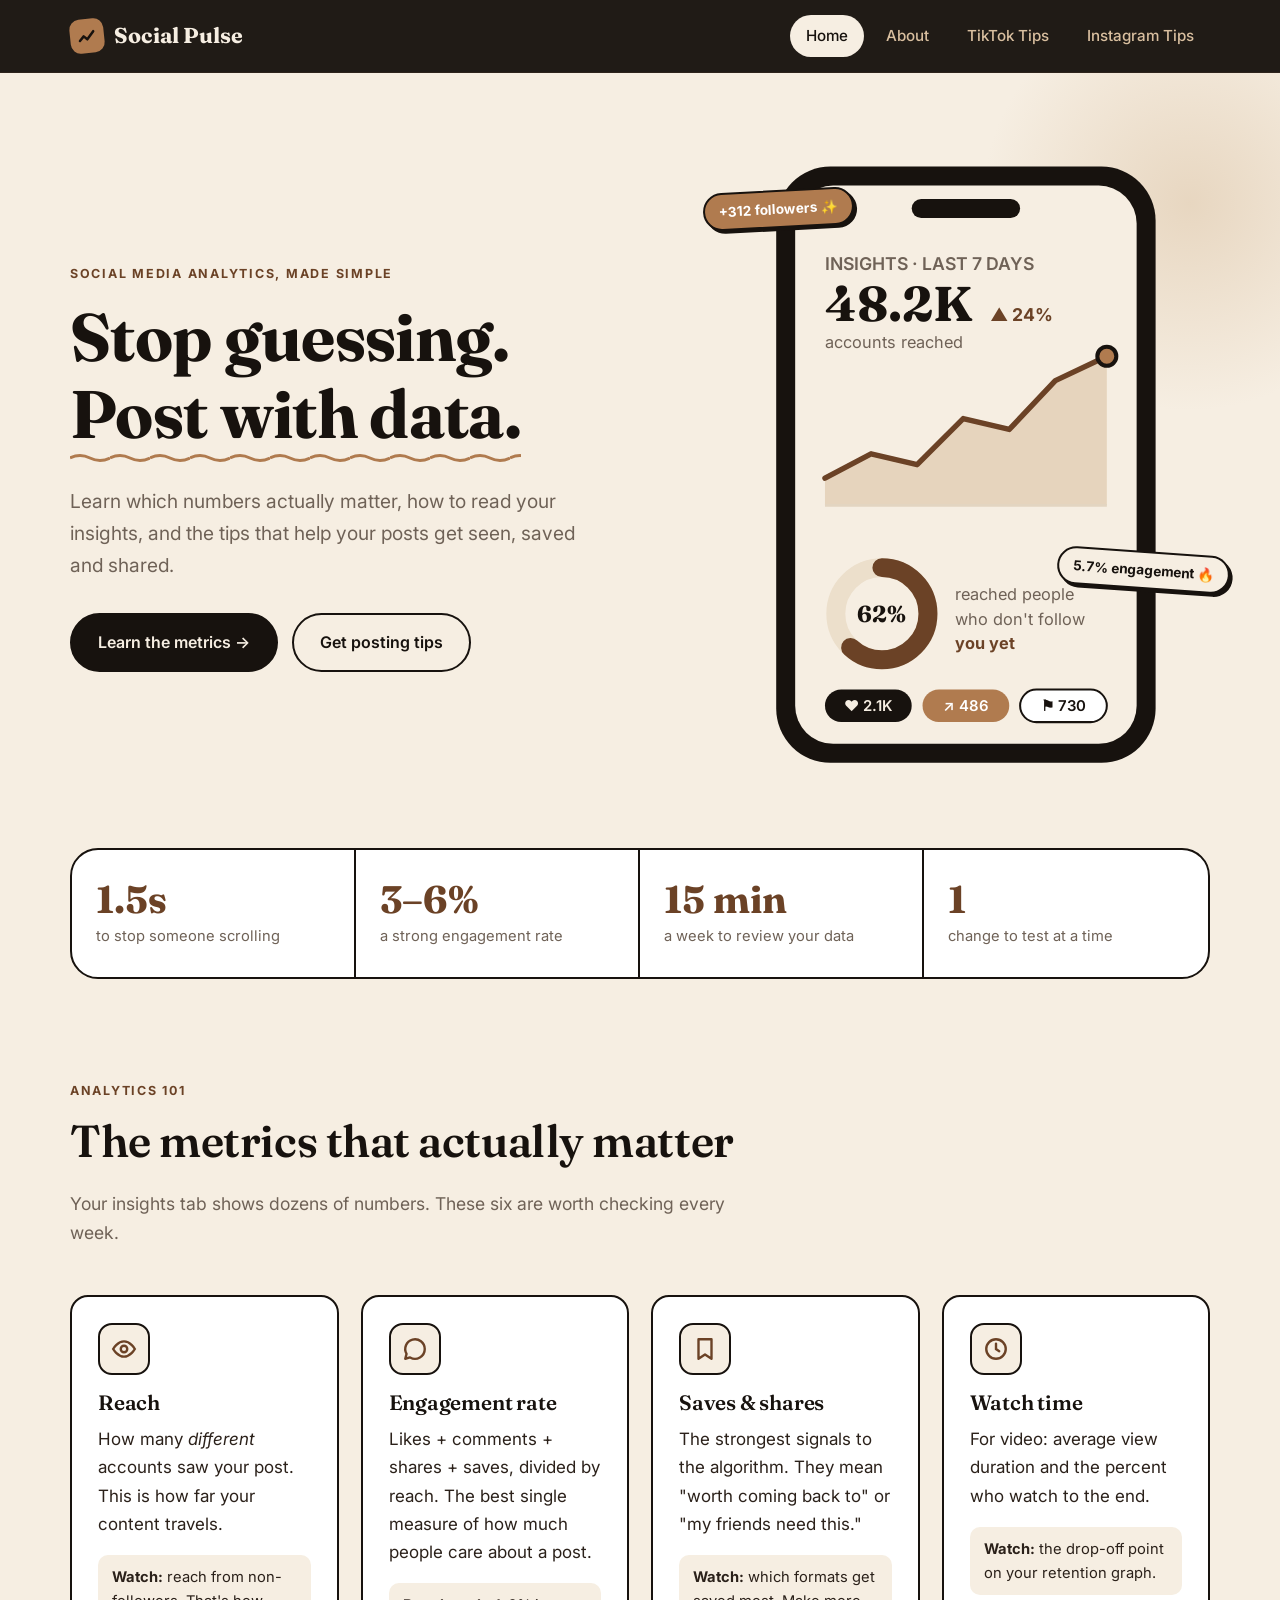
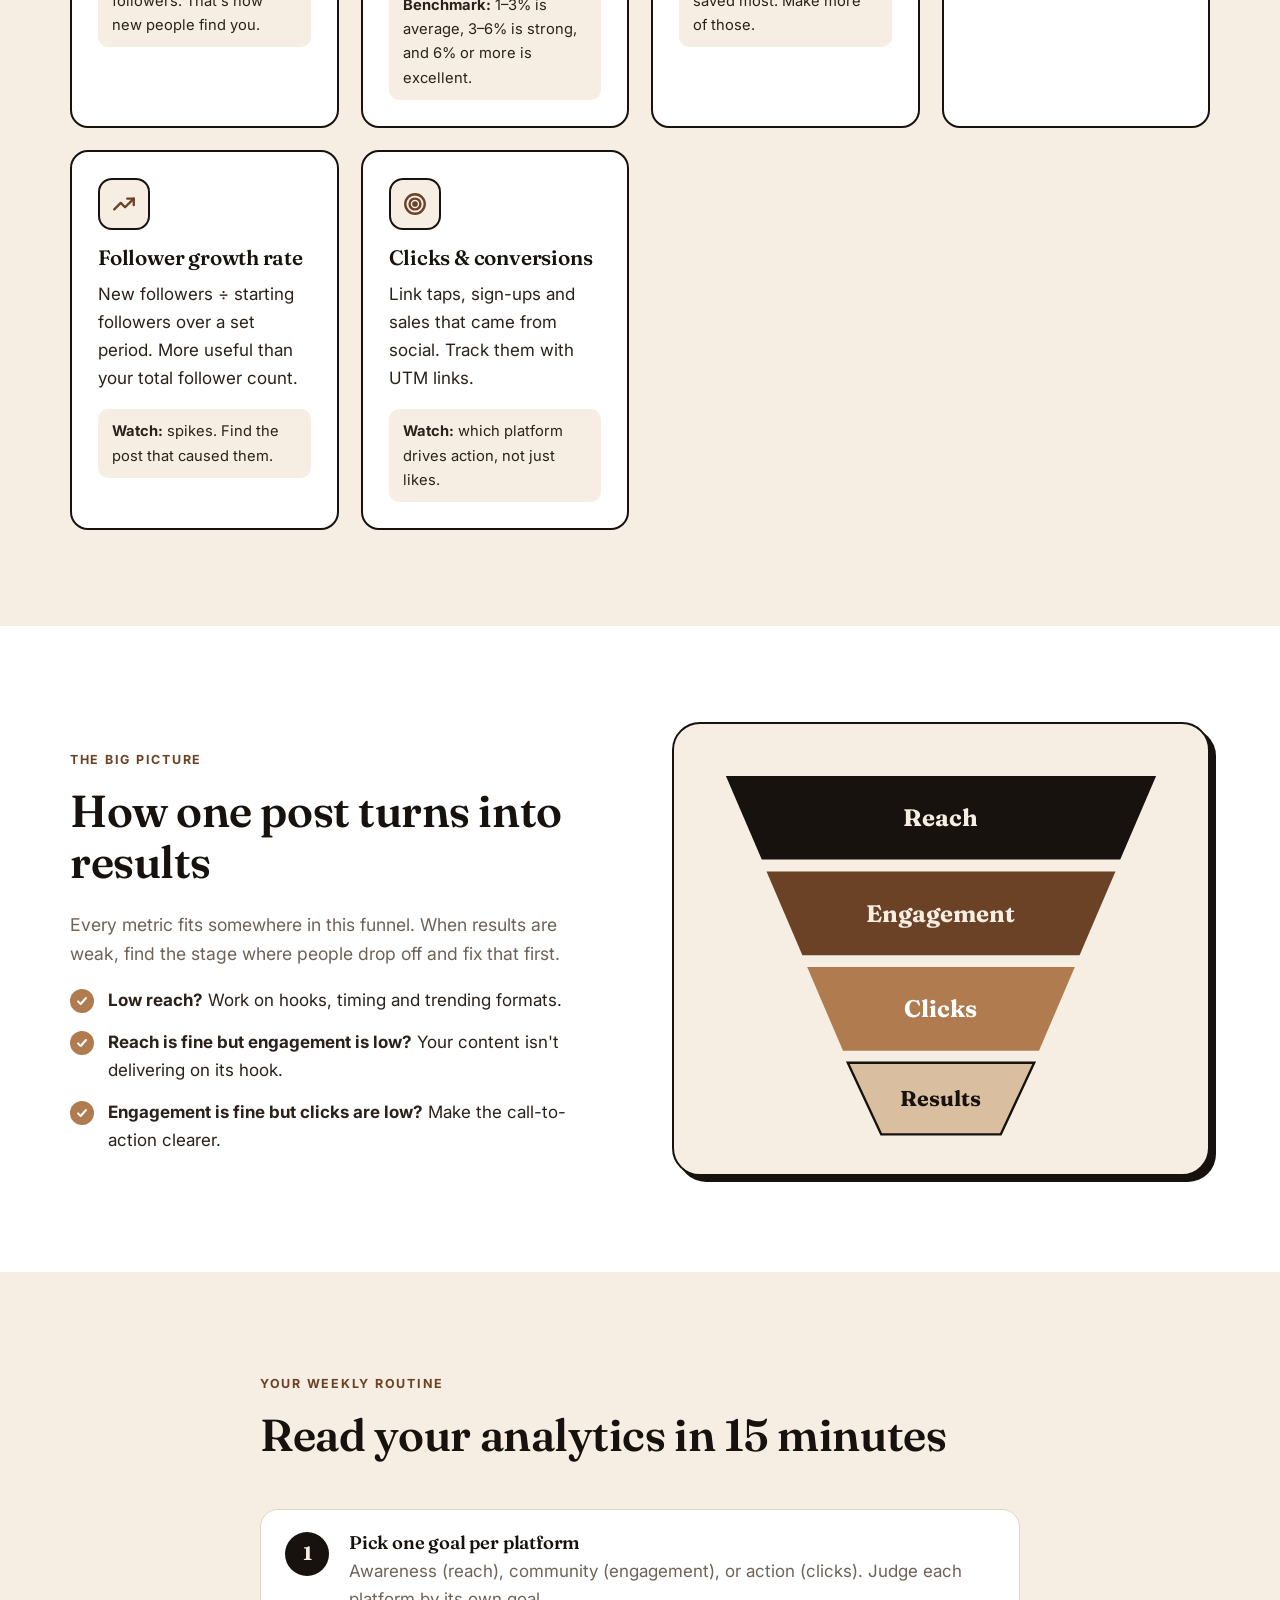
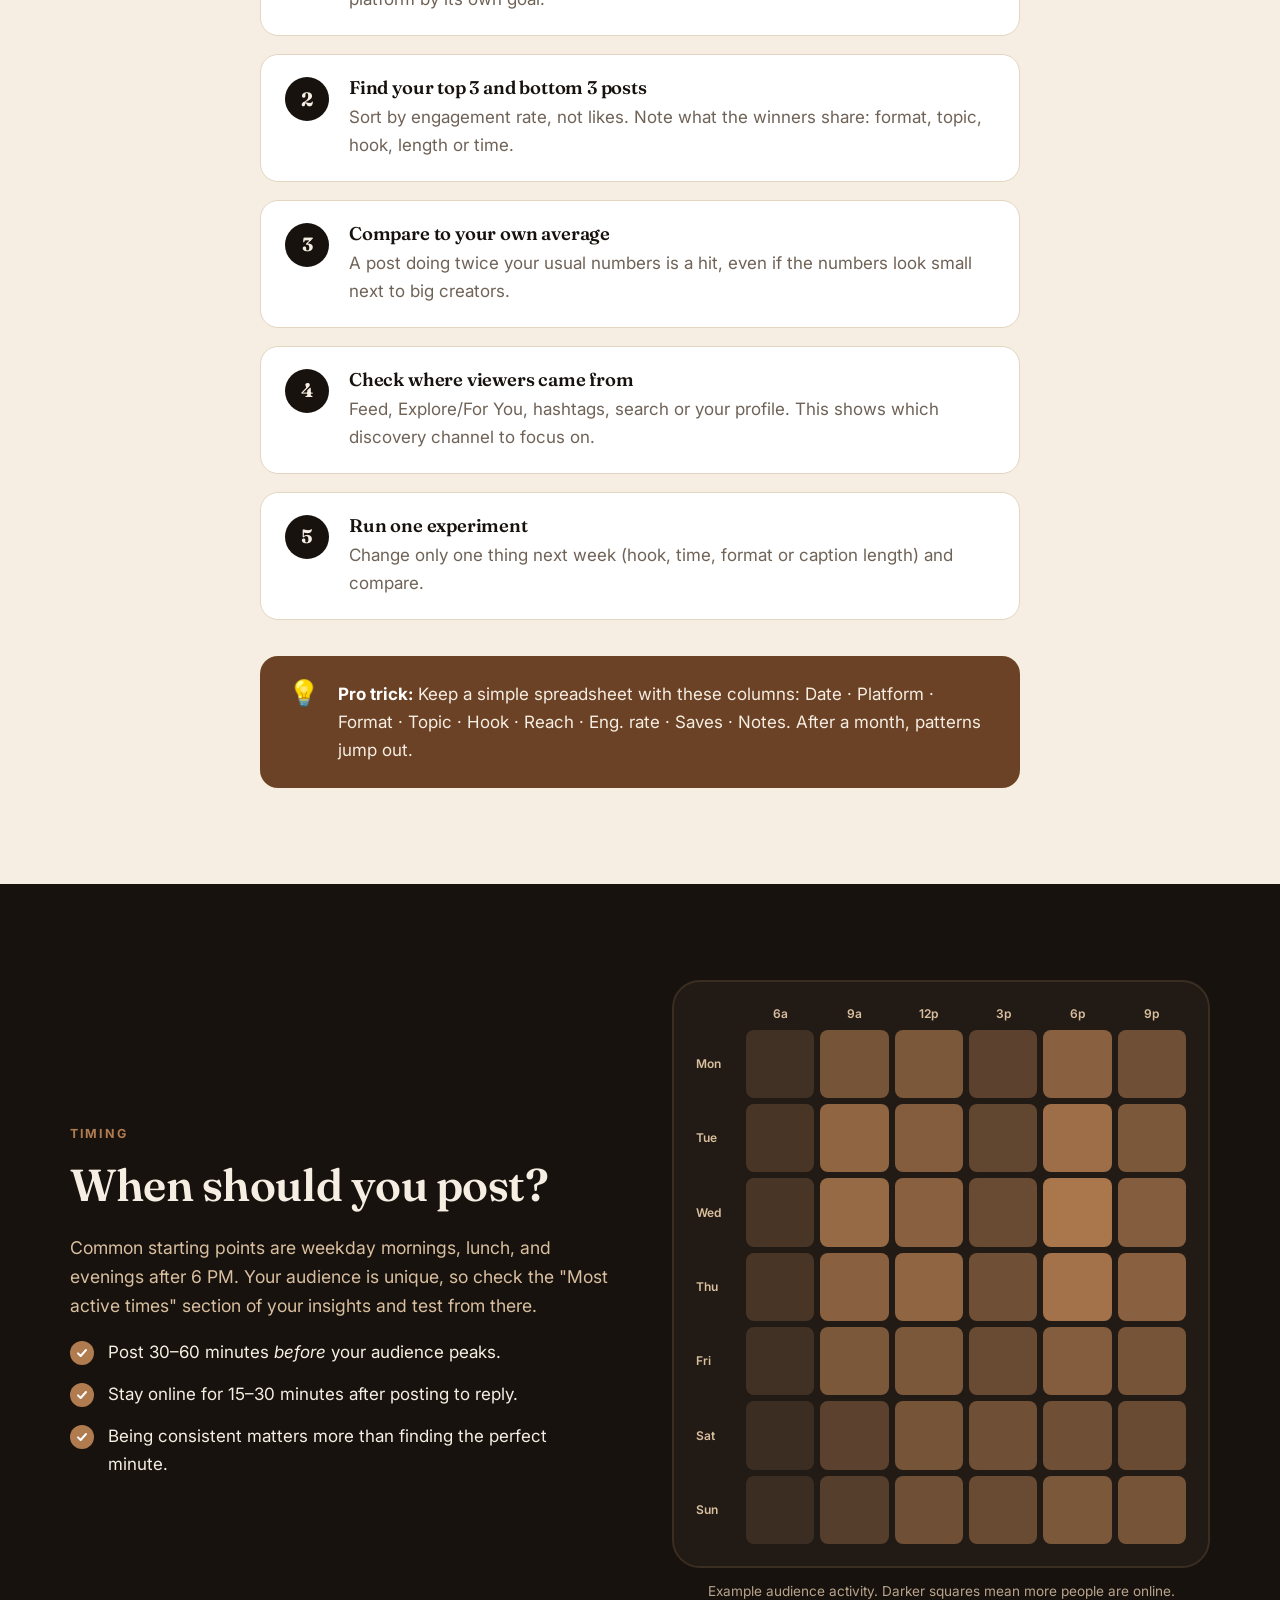
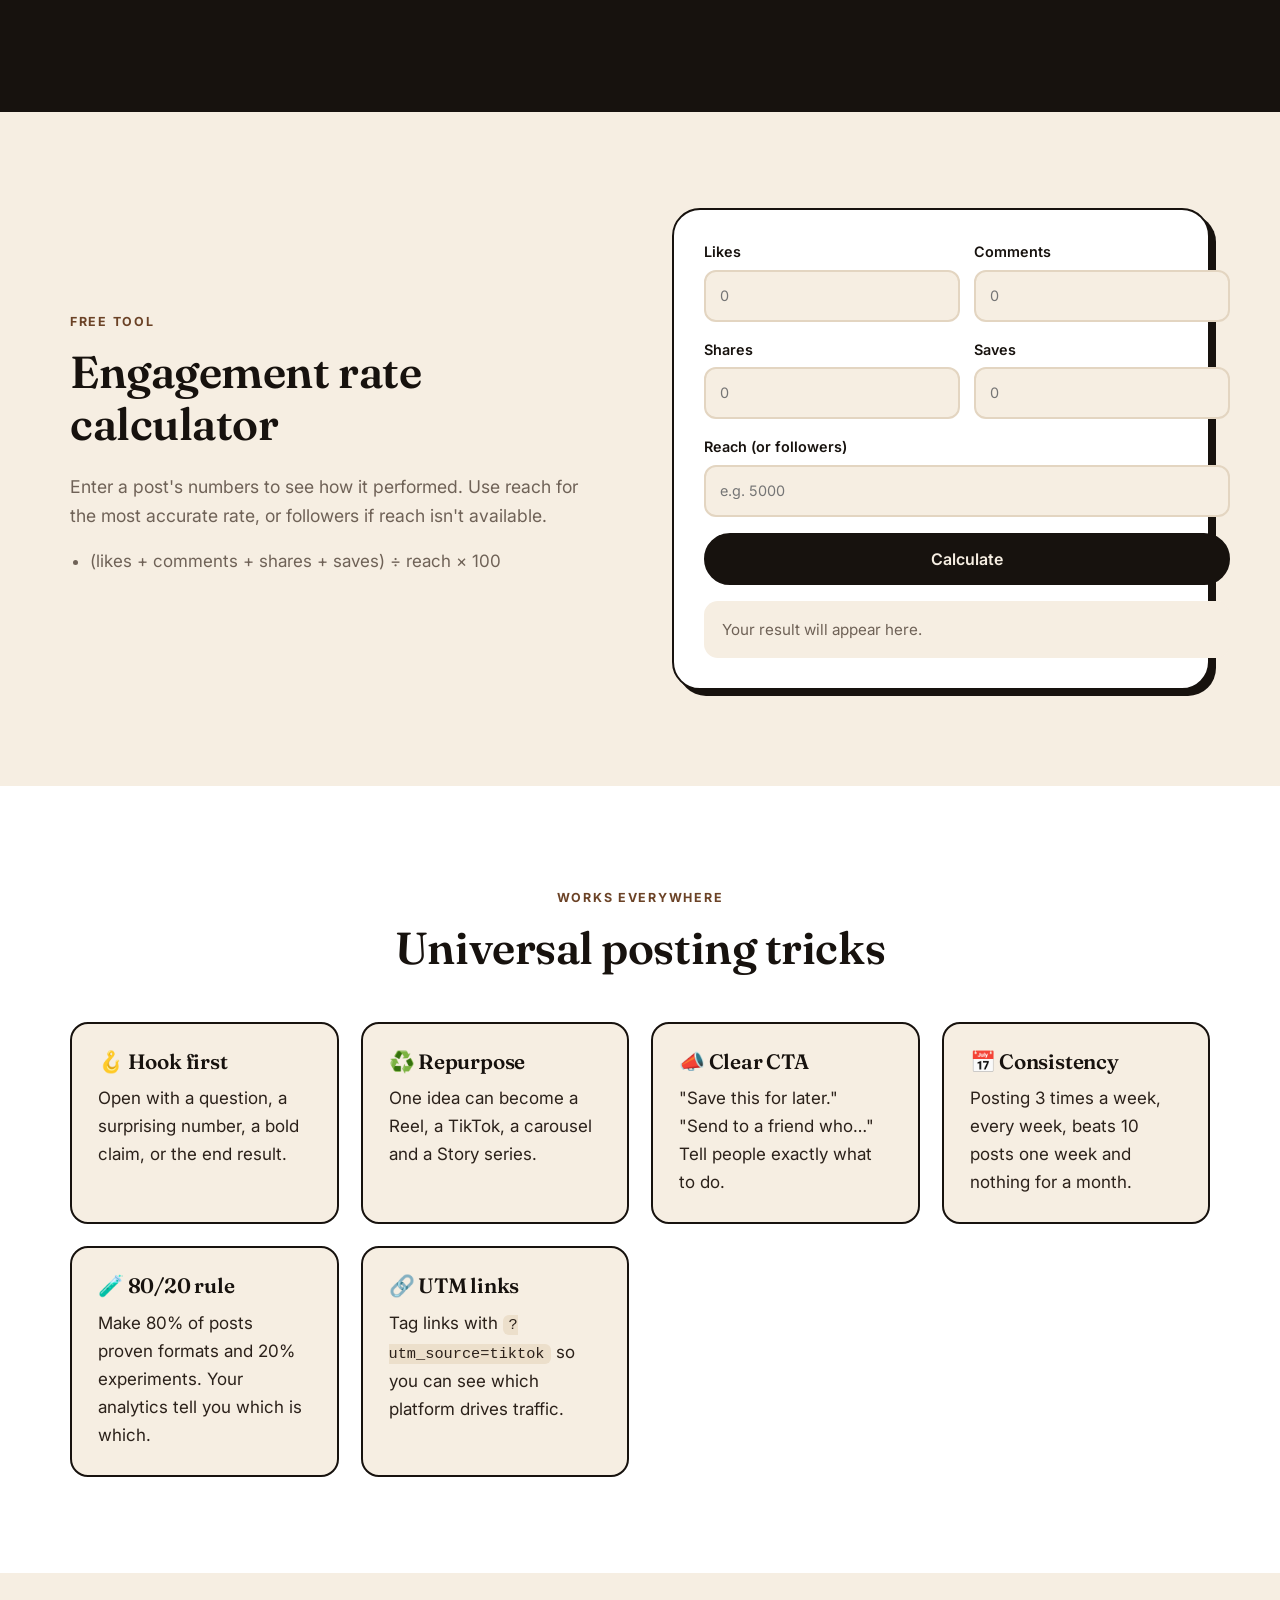
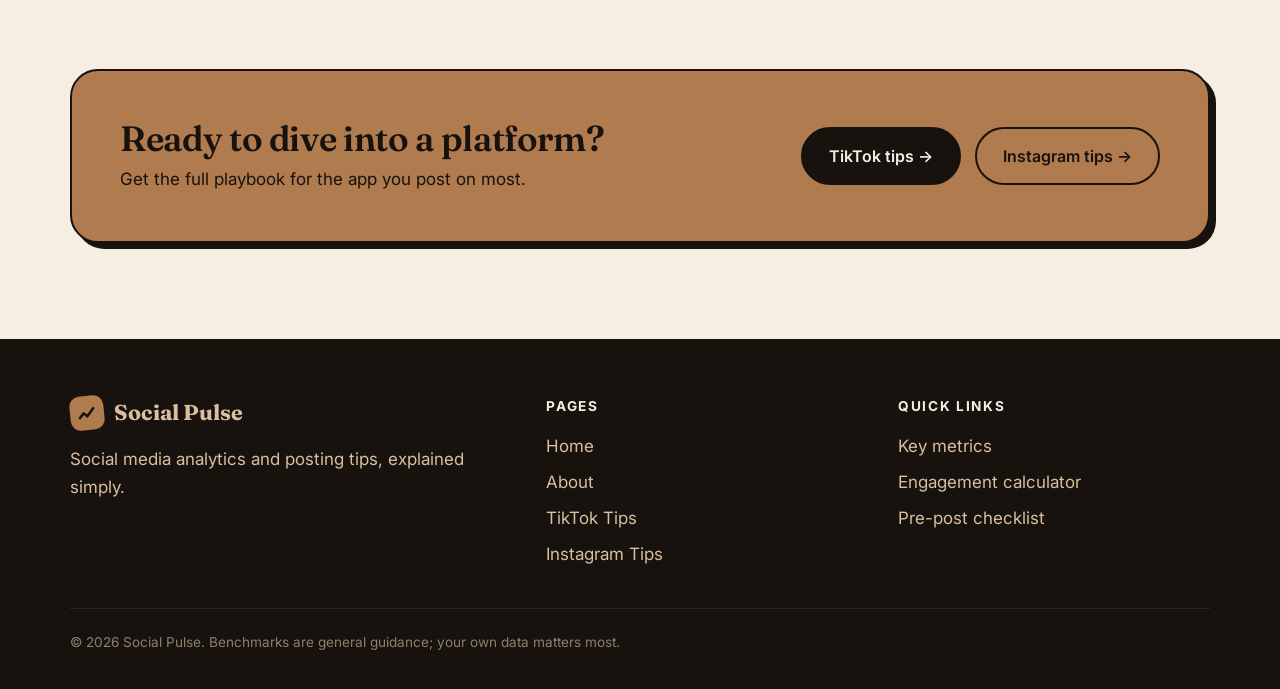
<file: index.html>
<!DOCTYPE html>
<html lang="en">
<head>
  <meta charset="UTF-8">
  <meta name="viewport" content="width=device-width, initial-scale=1.0">
  <title>Social Pulse | Social Media Analytics &amp; Posting Tips</title>
  <meta name="description" content="Learn which social media metrics matter, how to read your analytics, and proven tips for posting on TikTok and Instagram.">
  <link rel="preconnect" href="https://fonts.googleapis.com">
  <link rel="preconnect" href="https://fonts.gstatic.com" crossorigin>
  <link href="https://fonts.googleapis.com/css2?family=Fraunces:opsz,wght@9..144,500;9..144,600;9..144,700&family=Inter:wght@400;500;600;700&display=swap" rel="stylesheet">
  <link rel="stylesheet" href="styles.css">
</head>
<body>

  <header class="site-header">
    <div class="container nav-wrap">
      <a href="index.html" class="logo"><span class="logo-mark"><svg viewBox="0 0 24 24"><path d="M3 17l5-5 4 4 8-9" fill="none" stroke="#17120e" stroke-width="3" stroke-linecap="round" stroke-linejoin="round"/></svg></span>Social Pulse</a>
      <button class="nav-toggle" aria-label="Open menu" aria-expanded="false">☰</button>
      <nav class="site-nav">
        <a href="index.html">Home</a>
        <a href="about.html">About</a>
        <a href="tiktok.html">TikTok Tips</a>
        <a href="instagram.html">Instagram Tips</a>
      </nav>
    </div>
  </header>

  <main>
    <!-- HERO -->
    <section class="hero">
      <div class="hero-blob"></div>
      <div class="container hero-grid">
        <div>
          <p class="eyebrow">Social media analytics, made simple</p>
          <h1>Stop guessing.<br><span class="squiggle">Post with data.</span></h1>
          <p class="lead">Learn which numbers actually matter, how to read your insights, and the tips that help your posts get seen, saved and shared.</p>
          <div class="hero-actions">
            <a href="#metrics" class="btn btn-primary">Learn the metrics →</a>
            <a href="tiktok.html" class="btn btn-ghost">Get posting tips</a>
          </div>
        </div>

        <div class="hero-visual">
          <span class="sticker s1">+312 followers ✨</span>
          <span class="sticker cream s2">5.7% engagement 🔥</span>
          <!-- Phone dashboard illustration -->
          <svg viewBox="0 0 360 460" role="img" aria-label="Illustration of a phone showing a social media analytics dashboard">
            <rect x="40" y="10" width="280" height="440" rx="40" fill="#17120e"/>
            <rect x="54" y="24" width="252" height="412" rx="28" fill="#f6eee2"/>
            <rect x="140" y="34" width="80" height="14" rx="7" fill="#17120e"/>
            <text x="76" y="86" font-family="Inter, sans-serif" font-size="13" fill="#6f6257" font-weight="600">INSIGHTS · LAST 7 DAYS</text>
            <text x="76" y="124" font-family="Fraunces, Georgia, serif" font-size="36" font-weight="700" fill="#17120e">48.2K</text>
            <text x="198" y="124" font-family="Inter, sans-serif" font-size="13" fill="#6b4226" font-weight="700">▲ 24%</text>
            <text x="76" y="144" font-family="Inter, sans-serif" font-size="12" fill="#6f6257">accounts reached</text>
            <!-- line chart -->
            <path d="M76 240 L110 222 L144 230 L178 196 L212 204 L246 168 L284 150 L284 260 L76 260 Z" fill="#d9bf9f" opacity=".55"/>
            <path d="M76 240 L110 222 L144 230 L178 196 L212 204 L246 168 L284 150" fill="none" stroke="#6b4226" stroke-width="4" stroke-linecap="round" stroke-linejoin="round"/>
            <circle cx="284" cy="150" r="7" fill="#b07b4f" stroke="#17120e" stroke-width="3"/>
            <line x1="76" y1="260" x2="284" y2="260" stroke="#e3d5c1" stroke-width="2"/>
            <!-- donut -->
            <circle cx="118" cy="340" r="34" fill="none" stroke="#ecdfcb" stroke-width="14"/>
            <circle cx="118" cy="340" r="34" fill="none" stroke="#6b4226" stroke-width="14" stroke-dasharray="132 214" transform="rotate(-90 118 340)" stroke-linecap="round"/>
            <text x="118" y="346" text-anchor="middle" font-family="Fraunces, Georgia, serif" font-size="17" font-weight="700" fill="#17120e">62%</text>
            <text x="172" y="330" font-family="Inter, sans-serif" font-size="12" fill="#6f6257">reached people</text>
            <text x="172" y="348" font-family="Inter, sans-serif" font-size="12" fill="#6f6257">who don't follow</text>
            <text x="172" y="366" font-family="Inter, sans-serif" font-size="12" fill="#6b4226" font-weight="700">you yet</text>
            <!-- bottom pills -->
            <rect x="76" y="396" width="64" height="24" rx="12" fill="#17120e"/>
            <text x="108" y="412" text-anchor="middle" font-family="Inter, sans-serif" font-size="11" fill="#f6eee2" font-weight="600">♥ 2.1K</text>
            <rect x="148" y="396" width="64" height="24" rx="12" fill="#b07b4f"/>
            <text x="180" y="412" text-anchor="middle" font-family="Inter, sans-serif" font-size="11" fill="#fff" font-weight="600">↗ 486</text>
            <rect x="220" y="396" width="64" height="24" rx="12" fill="#fff" stroke="#17120e" stroke-width="1.5"/>
            <text x="252" y="412" text-anchor="middle" font-family="Inter, sans-serif" font-size="11" fill="#17120e" font-weight="600">⚑ 730</text>
          </svg>
        </div>
      </div>
    </section>

    <!-- STATS STRIP -->
    <section class="container reveal" style="margin-top:-24px">
      <div class="stats-strip">
        <div class="stat"><strong>1.5s</strong><span>to stop someone scrolling</span></div>
        <div class="stat"><strong>3–6%</strong><span>a strong engagement rate</span></div>
        <div class="stat"><strong>15 min</strong><span>a week to review your data</span></div>
        <div class="stat"><strong>1</strong><span>change to test at a time</span></div>
      </div>
    </section>

    <!-- METRICS -->
    <section id="metrics" class="section">
      <div class="container">
        <div class="section-head reveal">
          <p class="eyebrow">Analytics 101</p>
          <h2>The metrics that actually matter</h2>
          <p class="section-intro">Your insights tab shows dozens of numbers. These six are worth checking every week.</p>
        </div>
        <div class="card-grid">
          <article class="card reveal">
            <div class="icon"><svg viewBox="0 0 24 24" fill="none" stroke="#6b4226" stroke-width="2.2" stroke-linecap="round"><circle cx="12" cy="12" r="3"/><path d="M2 12s4-7 10-7 10 7 10 7-4 7-10 7S2 12 2 12z"/></svg></div>
            <h3>Reach</h3>
            <p>How many <em>different</em> accounts saw your post. This is how far your content travels.</p>
            <p class="tip"><strong>Watch:</strong> reach from non-followers. That's how new people find you.</p>
          </article>
          <article class="card reveal">
            <div class="icon"><svg viewBox="0 0 24 24" fill="none" stroke="#6b4226" stroke-width="2.2" stroke-linecap="round" stroke-linejoin="round"><path d="M21 12a9 9 0 0 1-13.5 7.8L3 21l1.2-4.5A9 9 0 1 1 21 12z"/></svg></div>
            <h3>Engagement rate</h3>
            <p>Likes + comments + shares + saves, divided by reach. The best single measure of how much people care about a post.</p>
            <p class="tip"><strong>Benchmark:</strong> 1–3% is average, 3–6% is strong, and 6% or more is excellent.</p>
          </article>
          <article class="card reveal">
            <div class="icon"><svg viewBox="0 0 24 24" fill="none" stroke="#6b4226" stroke-width="2.2" stroke-linejoin="round"><path d="M6 3h12v18l-6-4-6 4z"/></svg></div>
            <h3>Saves &amp; shares</h3>
            <p>The strongest signals to the algorithm. They mean "worth coming back to" or "my friends need this."</p>
            <p class="tip"><strong>Watch:</strong> which formats get saved most. Make more of those.</p>
          </article>
          <article class="card reveal">
            <div class="icon"><svg viewBox="0 0 24 24" fill="none" stroke="#6b4226" stroke-width="2.2" stroke-linecap="round"><circle cx="12" cy="12" r="9"/><path d="M12 7v5l3 2"/></svg></div>
            <h3>Watch time</h3>
            <p>For video: average view duration and the percent who watch to the end.</p>
            <p class="tip"><strong>Watch:</strong> the drop-off point on your retention graph.</p>
          </article>
          <article class="card reveal">
            <div class="icon"><svg viewBox="0 0 24 24" fill="none" stroke="#6b4226" stroke-width="2.2" stroke-linecap="round" stroke-linejoin="round"><path d="M3 17l6-6 4 4 8-8"/><path d="M15 7h6v6"/></svg></div>
            <h3>Follower growth rate</h3>
            <p>New followers ÷ starting followers over a set period. More useful than your total follower count.</p>
            <p class="tip"><strong>Watch:</strong> spikes. Find the post that caused them.</p>
          </article>
          <article class="card reveal">
            <div class="icon"><svg viewBox="0 0 24 24" fill="none" stroke="#6b4226" stroke-width="2.2" stroke-linecap="round"><circle cx="12" cy="12" r="9"/><circle cx="12" cy="12" r="5"/><circle cx="12" cy="12" r="1.5" fill="#6b4226"/></svg></div>
            <h3>Clicks &amp; conversions</h3>
            <p>Link taps, sign-ups and sales that came from social. Track them with UTM links.</p>
            <p class="tip"><strong>Watch:</strong> which platform drives action, not just likes.</p>
          </article>
        </div>
      </div>
    </section>

    <!-- FUNNEL + STEPS -->
    <section class="section white">
      <div class="container split">
        <div class="reveal">
          <p class="eyebrow">The big picture</p>
          <h2>How one post turns into results</h2>
          <p class="section-intro">Every metric fits somewhere in this funnel. When results are weak, find the stage where people drop off and fix that first.</p>
          <ul class="tip-list">
            <li><strong>Low reach?</strong> Work on hooks, timing and trending formats.</li>
            <li><strong>Reach is fine but engagement is low?</strong> Your content isn't delivering on its hook.</li>
            <li><strong>Engagement is fine but clicks are low?</strong> Make the call-to-action clearer.</li>
          </ul>
        </div>
        <div class="visual-frame cream reveal">
          <svg viewBox="0 0 400 330" role="img" aria-label="Funnel diagram: reach, engagement, clicks, conversions">
            <path d="M20 20 H380 L350 90 H50 Z" fill="#17120e"/>
            <text x="200" y="62" text-anchor="middle" font-family="Fraunces, Georgia, serif" font-size="20" font-weight="700" fill="#f6eee2">Reach</text>
            <path d="M54 100 H346 L316 170 H84 Z" fill="#6b4226"/>
            <text x="200" y="142" text-anchor="middle" font-family="Fraunces, Georgia, serif" font-size="20" font-weight="700" fill="#f6eee2">Engagement</text>
            <path d="M88 180 H312 L282 250 H118 Z" fill="#b07b4f"/>
            <text x="200" y="222" text-anchor="middle" font-family="Fraunces, Georgia, serif" font-size="20" font-weight="700" fill="#fff">Clicks</text>
            <path d="M122 260 H278 L250 320 H150 Z" fill="#d9bf9f" stroke="#17120e" stroke-width="2"/>
            <text x="200" y="296" text-anchor="middle" font-family="Fraunces, Georgia, serif" font-size="18" font-weight="700" fill="#17120e">Results</text>
          </svg>
        </div>
      </div>
    </section>

    <section class="section">
      <div class="container narrow">
        <div class="section-head reveal">
          <p class="eyebrow">Your weekly routine</p>
          <h2>Read your analytics in 15 minutes</h2>
        </div>
        <div class="steps">
          <div class="step reveal"><span class="step-num">1</span><div><h3>Pick one goal per platform</h3><p>Awareness (reach), community (engagement), or action (clicks). Judge each platform by its own goal.</p></div></div>
          <div class="step reveal"><span class="step-num">2</span><div><h3>Find your top 3 and bottom 3 posts</h3><p>Sort by engagement rate, not likes. Note what the winners share: format, topic, hook, length or time.</p></div></div>
          <div class="step reveal"><span class="step-num">3</span><div><h3>Compare to your own average</h3><p>A post doing twice your usual numbers is a hit, even if the numbers look small next to big creators.</p></div></div>
          <div class="step reveal"><span class="step-num">4</span><div><h3>Check where viewers came from</h3><p>Feed, Explore/For You, hashtags, search or your profile. This shows which discovery channel to focus on.</p></div></div>
          <div class="step reveal"><span class="step-num">5</span><div><h3>Run one experiment</h3><p>Change only one thing next week (hook, time, format or caption length) and compare.</p></div></div>
        </div>
        <div class="callout reveal">
          <span class="callout-icon">💡</span>
          <div><strong>Pro trick:</strong> Keep a simple spreadsheet with these columns: Date · Platform · Format · Topic · Hook · Reach · Eng. rate · Saves · Notes. After a month, patterns jump out.</div>
        </div>
      </div>
    </section>

    <!-- HEATMAP -->
    <section class="section dark">
      <div class="container split">
        <div class="reveal">
          <p class="eyebrow">Timing</p>
          <h2>When should you post?</h2>
          <p class="section-intro">Common starting points are weekday mornings, lunch, and evenings after 6 PM. Your audience is unique, so check the "Most active times" section of your insights and test from there.</p>
          <ul class="tip-list">
            <li>Post 30–60 minutes <em>before</em> your audience peaks.</li>
            <li>Stay online for 15–30 minutes after posting to reply.</li>
            <li>Being consistent matters more than finding the perfect minute.</li>
          </ul>
        </div>
        <div class="reveal">
          <div class="heatmap" role="img" aria-label="Example heatmap of audience activity by day and time; darker means more active">
            <span></span><span class="hl">6a</span><span class="hl">9a</span><span class="hl">12p</span><span class="hl">3p</span><span class="hl">6p</span><span class="hl">9p</span>
            <span class="dl">Mon</span><i style="--v:.15"></i><i style="--v:.55"></i><i style="--v:.6"></i><i style="--v:.35"></i><i style="--v:.7"></i><i style="--v:.5"></i>
            <span class="dl">Tue</span><i style="--v:.2"></i><i style="--v:.75"></i><i style="--v:.65"></i><i style="--v:.4"></i><i style="--v:.85"></i><i style="--v:.6"></i>
            <span class="dl">Wed</span><i style="--v:.2"></i><i style="--v:.8"></i><i style="--v:.7"></i><i style="--v:.45"></i><i style="--v:.95"></i><i style="--v:.65"></i>
            <span class="dl">Thu</span><i style="--v:.2"></i><i style="--v:.7"></i><i style="--v:.75"></i><i style="--v:.5"></i><i style="--v:.9"></i><i style="--v:.7"></i>
            <span class="dl">Fri</span><i style="--v:.15"></i><i style="--v:.6"></i><i style="--v:.6"></i><i style="--v:.45"></i><i style="--v:.65"></i><i style="--v:.55"></i>
            <span class="dl">Sat</span><i style="--v:.1"></i><i style="--v:.35"></i><i style="--v:.55"></i><i style="--v:.5"></i><i style="--v:.5"></i><i style="--v:.45"></i>
            <span class="dl">Sun</span><i style="--v:.1"></i><i style="--v:.3"></i><i style="--v:.5"></i><i style="--v:.45"></i><i style="--v:.6"></i><i style="--v:.55"></i>
          </div>
          <p class="visual-caption" style="color:#b9a48c">Example audience activity. Darker squares mean more people are online.</p>
        </div>
      </div>
    </section>

    <!-- CALCULATOR -->
    <section id="calculator" class="section">
      <div class="container split">
        <div class="reveal">
          <p class="eyebrow">Free tool</p>
          <h2>Engagement rate calculator</h2>
          <p class="section-intro">Enter a post's numbers to see how it performed. Use reach for the most accurate rate, or followers if reach isn't available.</p>
          <ul class="formula">
            <li>(likes + comments + shares + saves) ÷ reach × 100</li>
          </ul>
        </div>
        <form class="calc reveal" id="calcForm">
          <div class="field-row">
            <label>Likes<input type="number" min="0" id="likes" placeholder="0"></label>
            <label>Comments<input type="number" min="0" id="comments" placeholder="0"></label>
          </div>
          <div class="field-row">
            <label>Shares<input type="number" min="0" id="shares" placeholder="0"></label>
            <label>Saves<input type="number" min="0" id="saves" placeholder="0"></label>
          </div>
          <label>Reach (or followers)<input type="number" min="1" id="base" placeholder="e.g. 5000"></label>
          <button type="submit" class="btn btn-primary full">Calculate</button>
          <div class="result" id="calcResult" aria-live="polite">Your result will appear here.</div>
        </form>
      </div>
    </section>

    <!-- UNIVERSAL TIPS -->
    <section class="section white">
      <div class="container">
        <div class="section-head center reveal">
          <p class="eyebrow">Works everywhere</p>
          <h2>Universal posting tricks</h2>
        </div>
        <div class="card-grid">
          <article class="card cream reveal"><h3>🪝 Hook first</h3><p>Open with a question, a surprising number, a bold claim, or the end result.</p></article>
          <article class="card cream reveal"><h3>♻️ Repurpose</h3><p>One idea can become a Reel, a TikTok, a carousel and a Story series.</p></article>
          <article class="card cream reveal"><h3>📣 Clear CTA</h3><p>"Save this for later." "Send to a friend who…" Tell people exactly what to do.</p></article>
          <article class="card cream reveal"><h3>📅 Consistency</h3><p>Posting 3 times a week, every week, beats 10 posts one week and nothing for a month.</p></article>
          <article class="card cream reveal"><h3>🧪 80/20 rule</h3><p>Make 80% of posts proven formats and 20% experiments. Your analytics tell you which is which.</p></article>
          <article class="card cream reveal"><h3>🔗 UTM links</h3><p>Tag links with <code>?utm_source=tiktok</code> so you can see which platform drives traffic.</p></article>
        </div>
      </div>
    </section>

    <!-- CTA -->
    <section class="section">
      <div class="container">
        <div class="cta-band reveal">
          <div>
            <h2>Ready to dive into a platform?</h2>
            <p>Get the full playbook for the app you post on most.</p>
          </div>
          <div class="hero-actions">
            <a href="tiktok.html" class="btn btn-primary">TikTok tips →</a>
            <a href="instagram.html" class="btn btn-ghost">Instagram tips →</a>
          </div>
        </div>
      </div>
    </section>
  </main>

  <footer class="site-footer">
    <div class="container">
      <div class="footer-grid">
        <div>
          <a href="index.html" class="logo"><span class="logo-mark"><svg viewBox="0 0 24 24"><path d="M3 17l5-5 4 4 8-9" fill="none" stroke="#17120e" stroke-width="3" stroke-linecap="round" stroke-linejoin="round"/></svg></span>Social Pulse</a>
          <p style="margin-top:14px">Social media analytics and posting tips, explained simply.</p>
        </div>
        <div>
          <h4>Pages</h4>
          <ul><li><a href="index.html">Home</a></li><li><a href="about.html">About</a></li><li><a href="tiktok.html">TikTok Tips</a></li><li><a href="instagram.html">Instagram Tips</a></li></ul>
        </div>
        <div>
          <h4>Quick links</h4>
          <ul><li><a href="index.html#metrics">Key metrics</a></li><li><a href="index.html#calculator">Engagement calculator</a></li><li><a href="instagram.html#checklist">Pre-post checklist</a></li></ul>
        </div>
      </div>
      <div class="footer-bottom">© <span id="year">2026</span> Social Pulse. Benchmarks are general guidance; your own data matters most.</div>
    </div>
  </footer>

  <script src="script.js"></script>
</body>
</html>
</file>
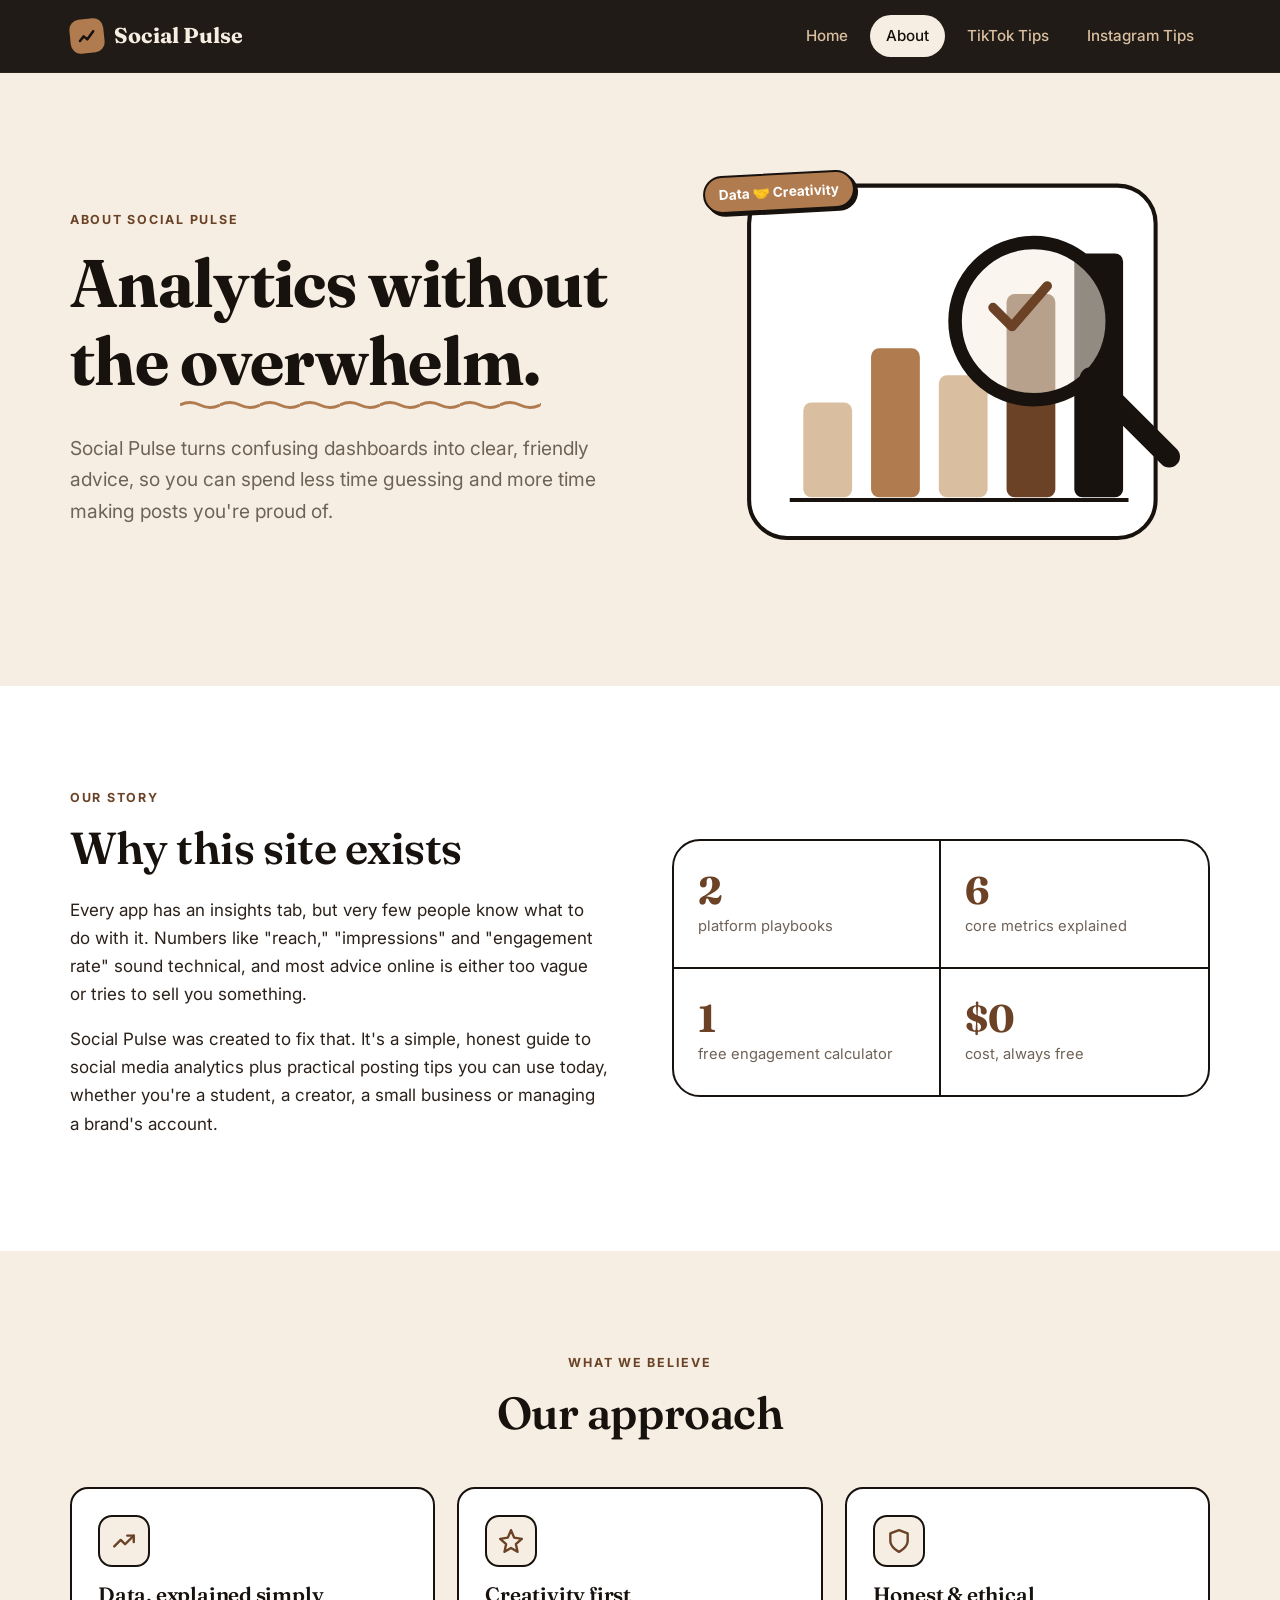
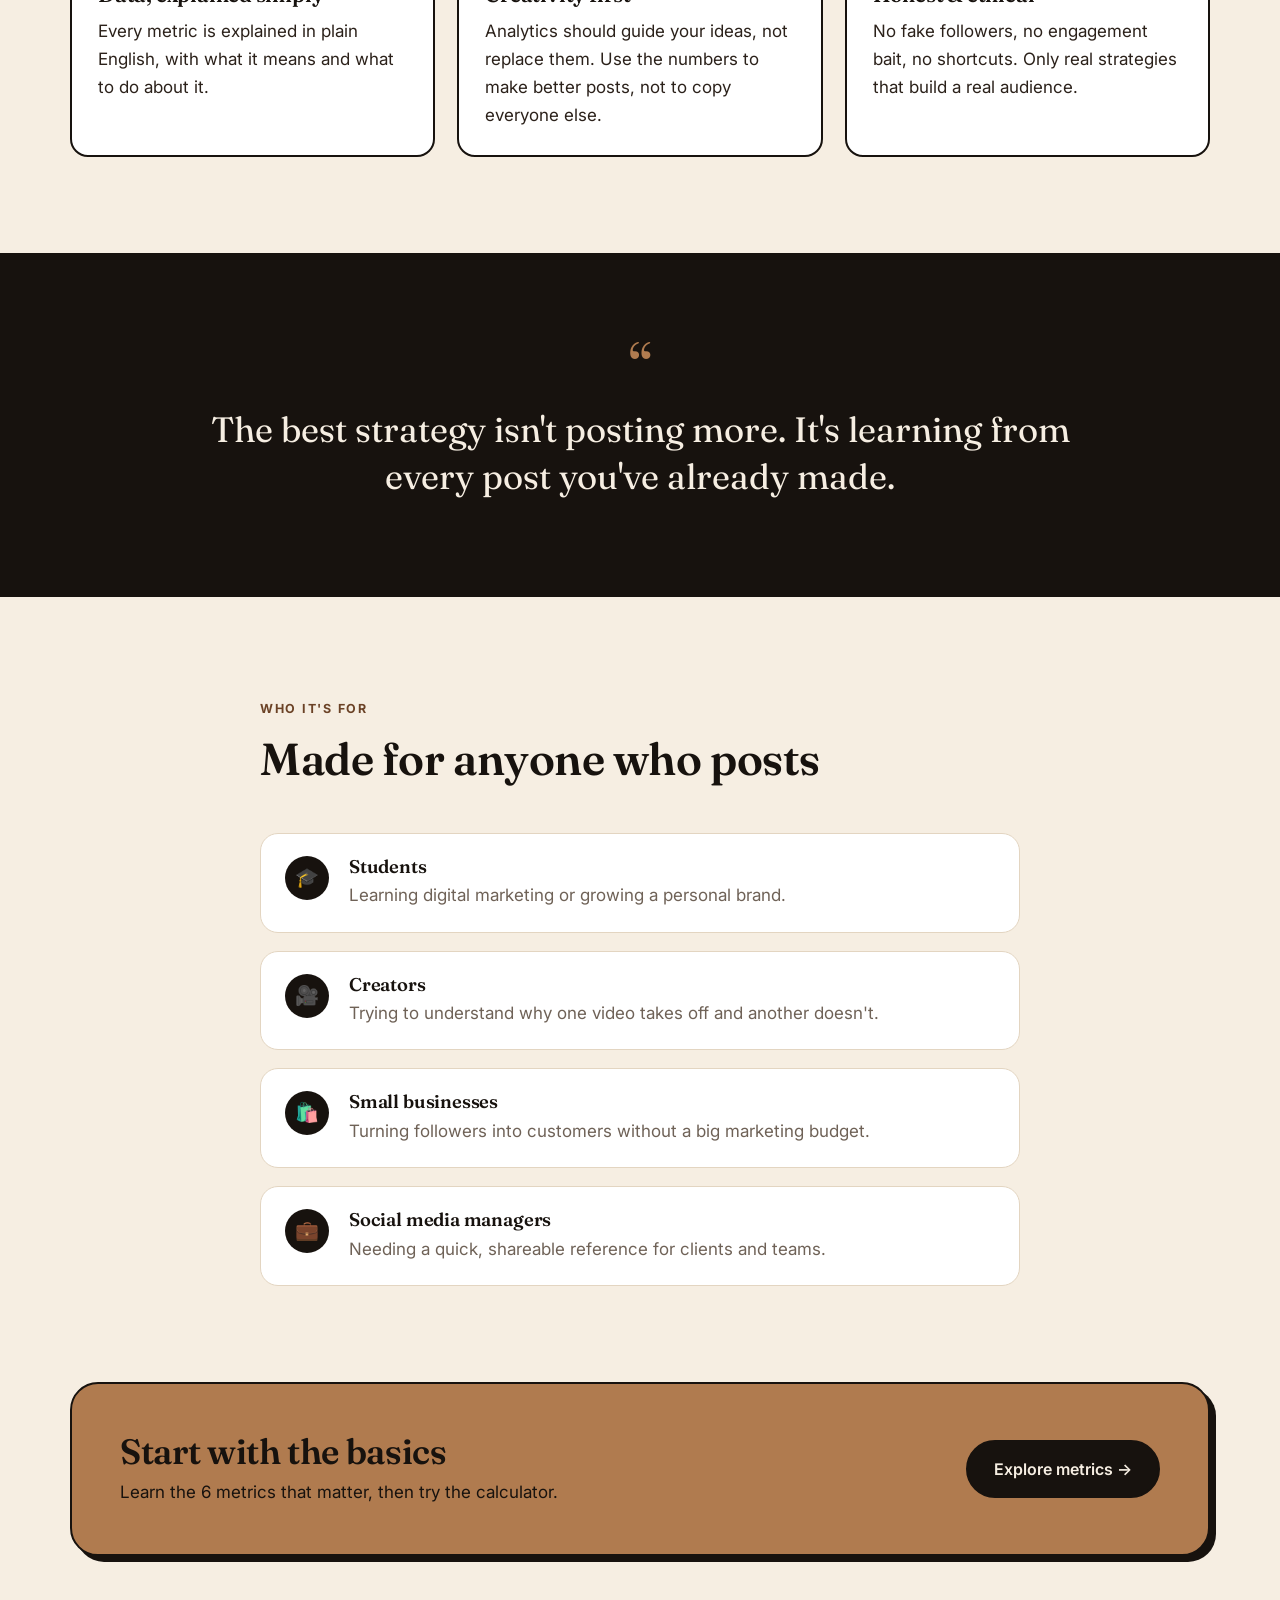
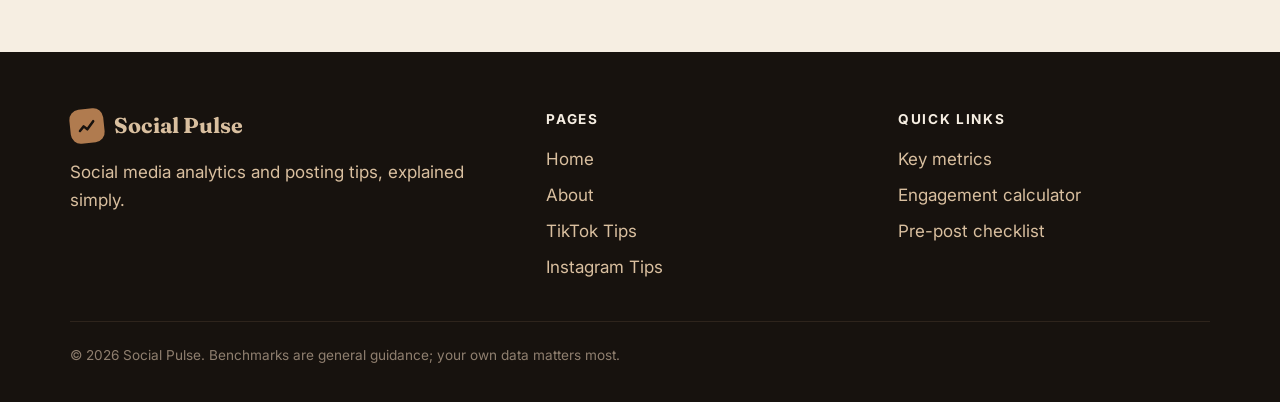
<file: about.html>
<!DOCTYPE html>
<html lang="en">
<head>
  <meta charset="UTF-8">
  <meta name="viewport" content="width=device-width, initial-scale=1.0">
  <title>About | Social Pulse</title>
  <meta name="description" content="About Social Pulse: making social media analytics simple and useful for creators, students and small businesses.">
  <link rel="preconnect" href="https://fonts.googleapis.com">
  <link rel="preconnect" href="https://fonts.gstatic.com" crossorigin>
  <link href="https://fonts.googleapis.com/css2?family=Fraunces:opsz,wght@9..144,500;9..144,600;9..144,700&family=Inter:wght@400;500;600;700&display=swap" rel="stylesheet">
  <link rel="stylesheet" href="styles.css">
</head>
<body>

  <header class="site-header">
    <div class="container nav-wrap">
      <a href="index.html" class="logo"><span class="logo-mark"><svg viewBox="0 0 24 24"><path d="M3 17l5-5 4 4 8-9" fill="none" stroke="#17120e" stroke-width="3" stroke-linecap="round" stroke-linejoin="round"/></svg></span>Social Pulse</a>
      <button class="nav-toggle" aria-label="Open menu" aria-expanded="false">☰</button>
      <nav class="site-nav">
        <a href="index.html">Home</a>
        <a href="about.html">About</a>
        <a href="tiktok.html">TikTok Tips</a>
        <a href="instagram.html">Instagram Tips</a>
      </nav>
    </div>
  </header>

  <main>
    <section class="page-hero">
      <div class="container hero-grid">
        <div>
          <p class="eyebrow">About Social Pulse</p>
          <h1>Analytics without the <span class="squiggle">overwhelm.</span></h1>
          <p class="lead">Social Pulse turns confusing dashboards into clear, friendly advice, so you can spend less time guessing and more time making posts you're proud of.</p>
        </div>
        <div class="hero-visual">
          <span class="sticker s1">Data 🤝 Creativity</span>
          <!-- Illustration: magnifying glass over chart -->
          <svg viewBox="0 0 360 340" role="img" aria-label="Illustration of a magnifying glass over a bar chart">
            <rect x="20" y="30" width="300" height="260" rx="28" fill="#fff" stroke="#17120e" stroke-width="3"/>
            <rect x="60" y="190" width="36" height="70" rx="6" fill="#d9bf9f"/>
            <rect x="110" y="150" width="36" height="110" rx="6" fill="#b07b4f"/>
            <rect x="160" y="170" width="36" height="90" rx="6" fill="#d9bf9f"/>
            <rect x="210" y="110" width="36" height="150" rx="6" fill="#6b4226"/>
            <rect x="260" y="80" width="36" height="180" rx="6" fill="#17120e"/>
            <line x1="50" y1="262" x2="300" y2="262" stroke="#17120e" stroke-width="3"/>
            <circle cx="230" cy="130" r="58" fill="#f6eee2" fill-opacity=".55" stroke="#17120e" stroke-width="10"/>
            <line x1="272" y1="172" x2="330" y2="230" stroke="#17120e" stroke-width="16" stroke-linecap="round"/>
            <path d="M200 120 l14 14 l26 -30" fill="none" stroke="#6b4226" stroke-width="7" stroke-linecap="round" stroke-linejoin="round"/>
          </svg>
        </div>
      </div>
    </section>

    <section class="section white">
      <div class="container split">
        <div class="reveal">
          <p class="eyebrow">Our story</p>
          <h2>Why this site exists</h2>
          <p>Every app has an insights tab, but very few people know what to do with it. Numbers like "reach," "impressions" and "engagement rate" sound technical, and most advice online is either too vague or tries to sell you something.</p>
          <p>Social Pulse was created to fix that. It's a simple, honest guide to social media analytics plus practical posting tips you can use today, whether you're a student, a creator, a small business or managing a brand's account.</p>
        </div>
        <div class="reveal">
          <div class="stats-strip" style="grid-template-columns:1fr 1fr">
            <div class="stat" style="border-bottom:2px solid var(--black)"><strong>2</strong><span>platform playbooks</span></div>
            <div class="stat" style="border-right:0;border-bottom:2px solid var(--black)"><strong>6</strong><span>core metrics explained</span></div>
            <div class="stat"><strong>1</strong><span>free engagement calculator</span></div>
            <div class="stat" style="border-right:0"><strong>$0</strong><span>cost, always free</span></div>
          </div>
        </div>
      </div>
    </section>

    <section class="section">
      <div class="container">
        <div class="section-head center reveal"><p class="eyebrow">What we believe</p><h2>Our approach</h2></div>
        <div class="value-grid">
          <article class="card reveal">
            <div class="icon"><svg viewBox="0 0 24 24" fill="none" stroke="#6b4226" stroke-width="2.2" stroke-linecap="round" stroke-linejoin="round"><path d="M3 17l6-6 4 4 8-8"/><path d="M15 7h6v6"/></svg></div>
            <h3>Data, explained simply</h3>
            <p>Every metric is explained in plain English, with what it means and what to do about it.</p>
          </article>
          <article class="card reveal">
            <div class="icon"><svg viewBox="0 0 24 24" fill="none" stroke="#6b4226" stroke-width="2.2" stroke-linecap="round" stroke-linejoin="round"><path d="M12 2l2.9 6.9L22 10l-5.5 4.8L18 22l-6-3.6L6 22l1.5-7.2L2 10l7.1-1.1z"/></svg></div>
            <h3>Creativity first</h3>
            <p>Analytics should guide your ideas, not replace them. Use the numbers to make better posts, not to copy everyone else.</p>
          </article>
          <article class="card reveal">
            <div class="icon"><svg viewBox="0 0 24 24" fill="none" stroke="#6b4226" stroke-width="2.2" stroke-linecap="round" stroke-linejoin="round"><path d="M12 22s8-4 8-10V5l-8-3-8 3v7c0 6 8 10 8 10z"/></svg></div>
            <h3>Honest &amp; ethical</h3>
            <p>No fake followers, no engagement bait, no shortcuts. Only real strategies that build a real audience.</p>
          </article>
        </div>
      </div>
    </section>

    <section class="section dark">
      <div class="container">
        <p class="quote reveal">The best strategy isn't posting more. It's learning from every post you've already made.</p>
      </div>
    </section>

    <section class="section">
      <div class="container narrow">
        <div class="section-head reveal"><p class="eyebrow">Who it's for</p><h2>Made for anyone who posts</h2></div>
        <div class="steps">
          <div class="step reveal"><span class="step-num">🎓</span><div><h3>Students</h3><p>Learning digital marketing or growing a personal brand.</p></div></div>
          <div class="step reveal"><span class="step-num">🎥</span><div><h3>Creators</h3><p>Trying to understand why one video takes off and another doesn't.</p></div></div>
          <div class="step reveal"><span class="step-num">🛍️</span><div><h3>Small businesses</h3><p>Turning followers into customers without a big marketing budget.</p></div></div>
          <div class="step reveal"><span class="step-num">💼</span><div><h3>Social media managers</h3><p>Needing a quick, shareable reference for clients and teams.</p></div></div>
        </div>
      </div>
    </section>

    <section class="section" style="padding-top:0">
      <div class="container">
        <div class="cta-band reveal">
          <div><h2>Start with the basics</h2><p>Learn the 6 metrics that matter, then try the calculator.</p></div>
          <a href="index.html#metrics" class="btn btn-primary">Explore metrics →</a>
        </div>
      </div>
    </section>
  </main>

  <footer class="site-footer">
    <div class="container">
      <div class="footer-grid">
        <div>
          <a href="index.html" class="logo"><span class="logo-mark"><svg viewBox="0 0 24 24"><path d="M3 17l5-5 4 4 8-9" fill="none" stroke="#17120e" stroke-width="3" stroke-linecap="round" stroke-linejoin="round"/></svg></span>Social Pulse</a>
          <p style="margin-top:14px">Social media analytics and posting tips, explained simply.</p>
        </div>
        <div>
          <h4>Pages</h4>
          <ul><li><a href="index.html">Home</a></li><li><a href="about.html">About</a></li><li><a href="tiktok.html">TikTok Tips</a></li><li><a href="instagram.html">Instagram Tips</a></li></ul>
        </div>
        <div>
          <h4>Quick links</h4>
          <ul><li><a href="index.html#metrics">Key metrics</a></li><li><a href="index.html#calculator">Engagement calculator</a></li><li><a href="instagram.html#checklist">Pre-post checklist</a></li></ul>
        </div>
      </div>
      <div class="footer-bottom">© <span id="year">2026</span> Social Pulse. Benchmarks are general guidance; your own data matters most.</div>
    </div>
  </footer>

  <script src="script.js"></script>
</body>
</html>
</file>
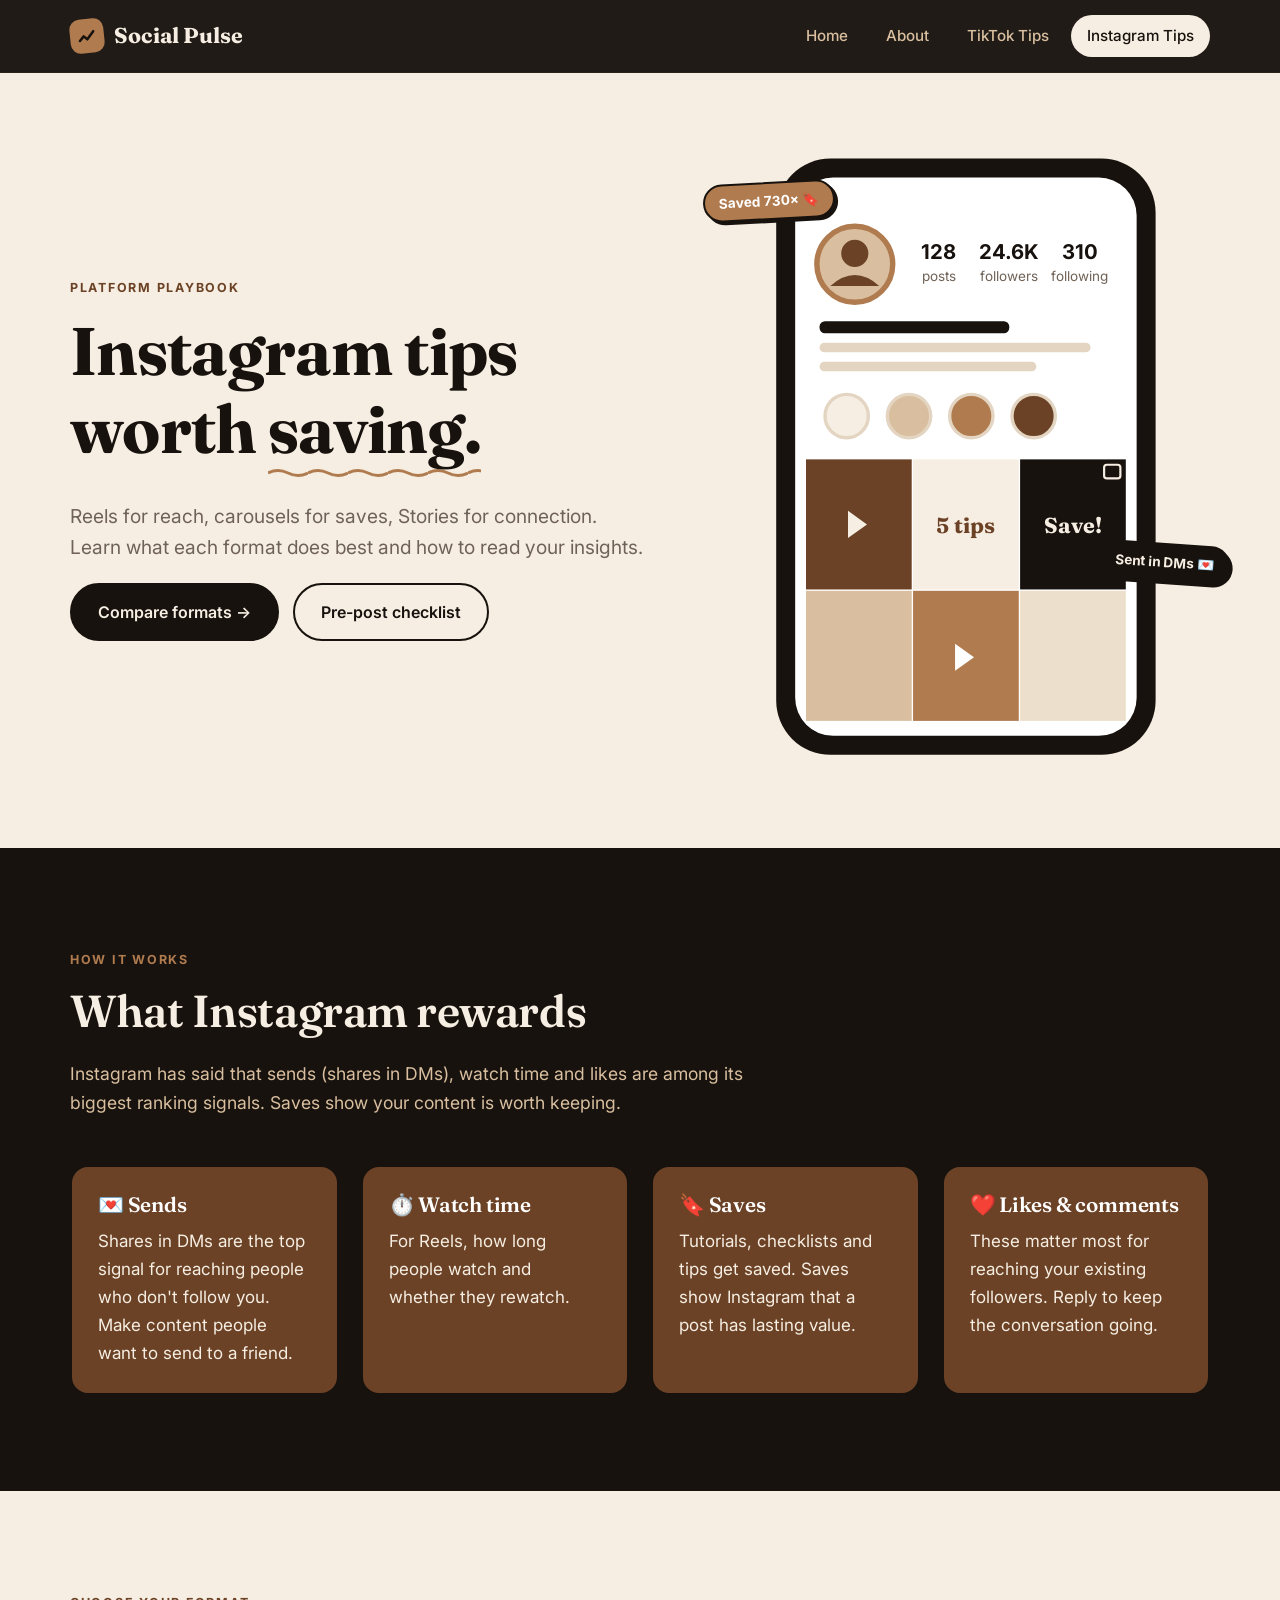
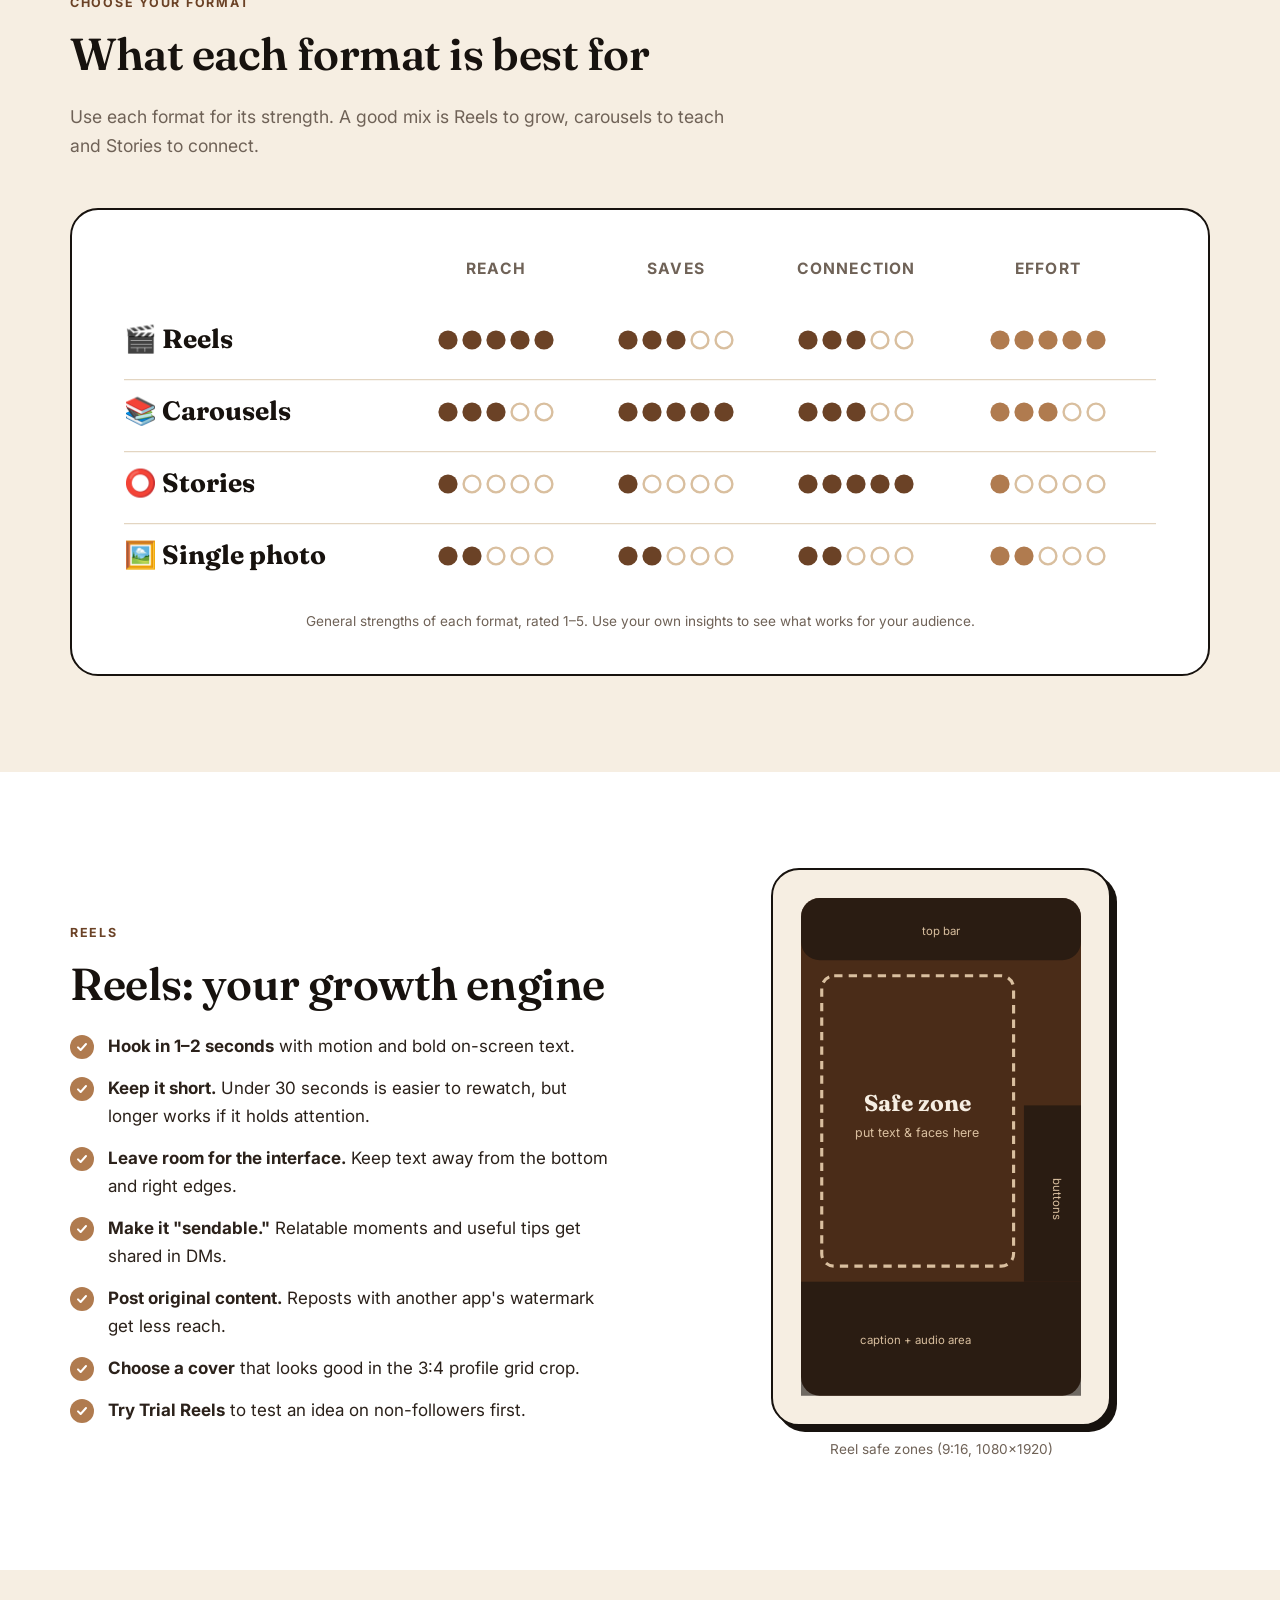
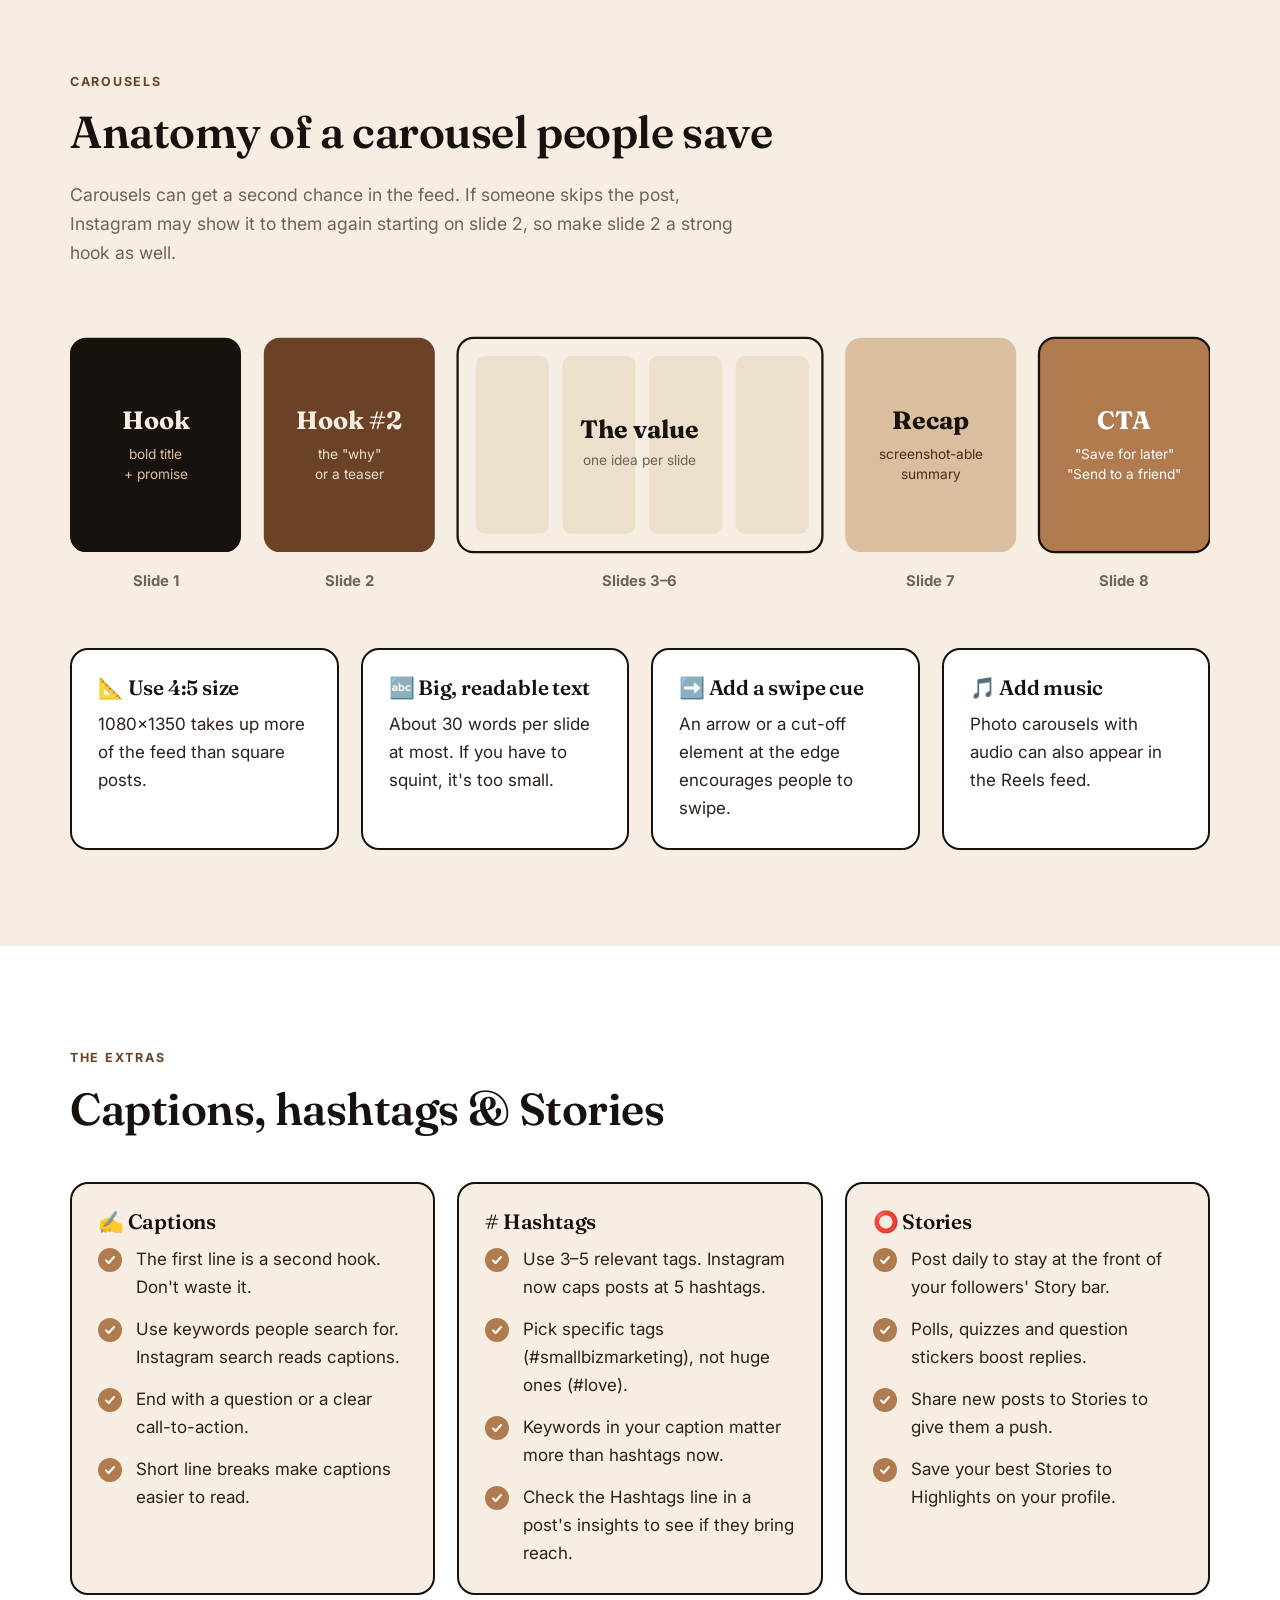
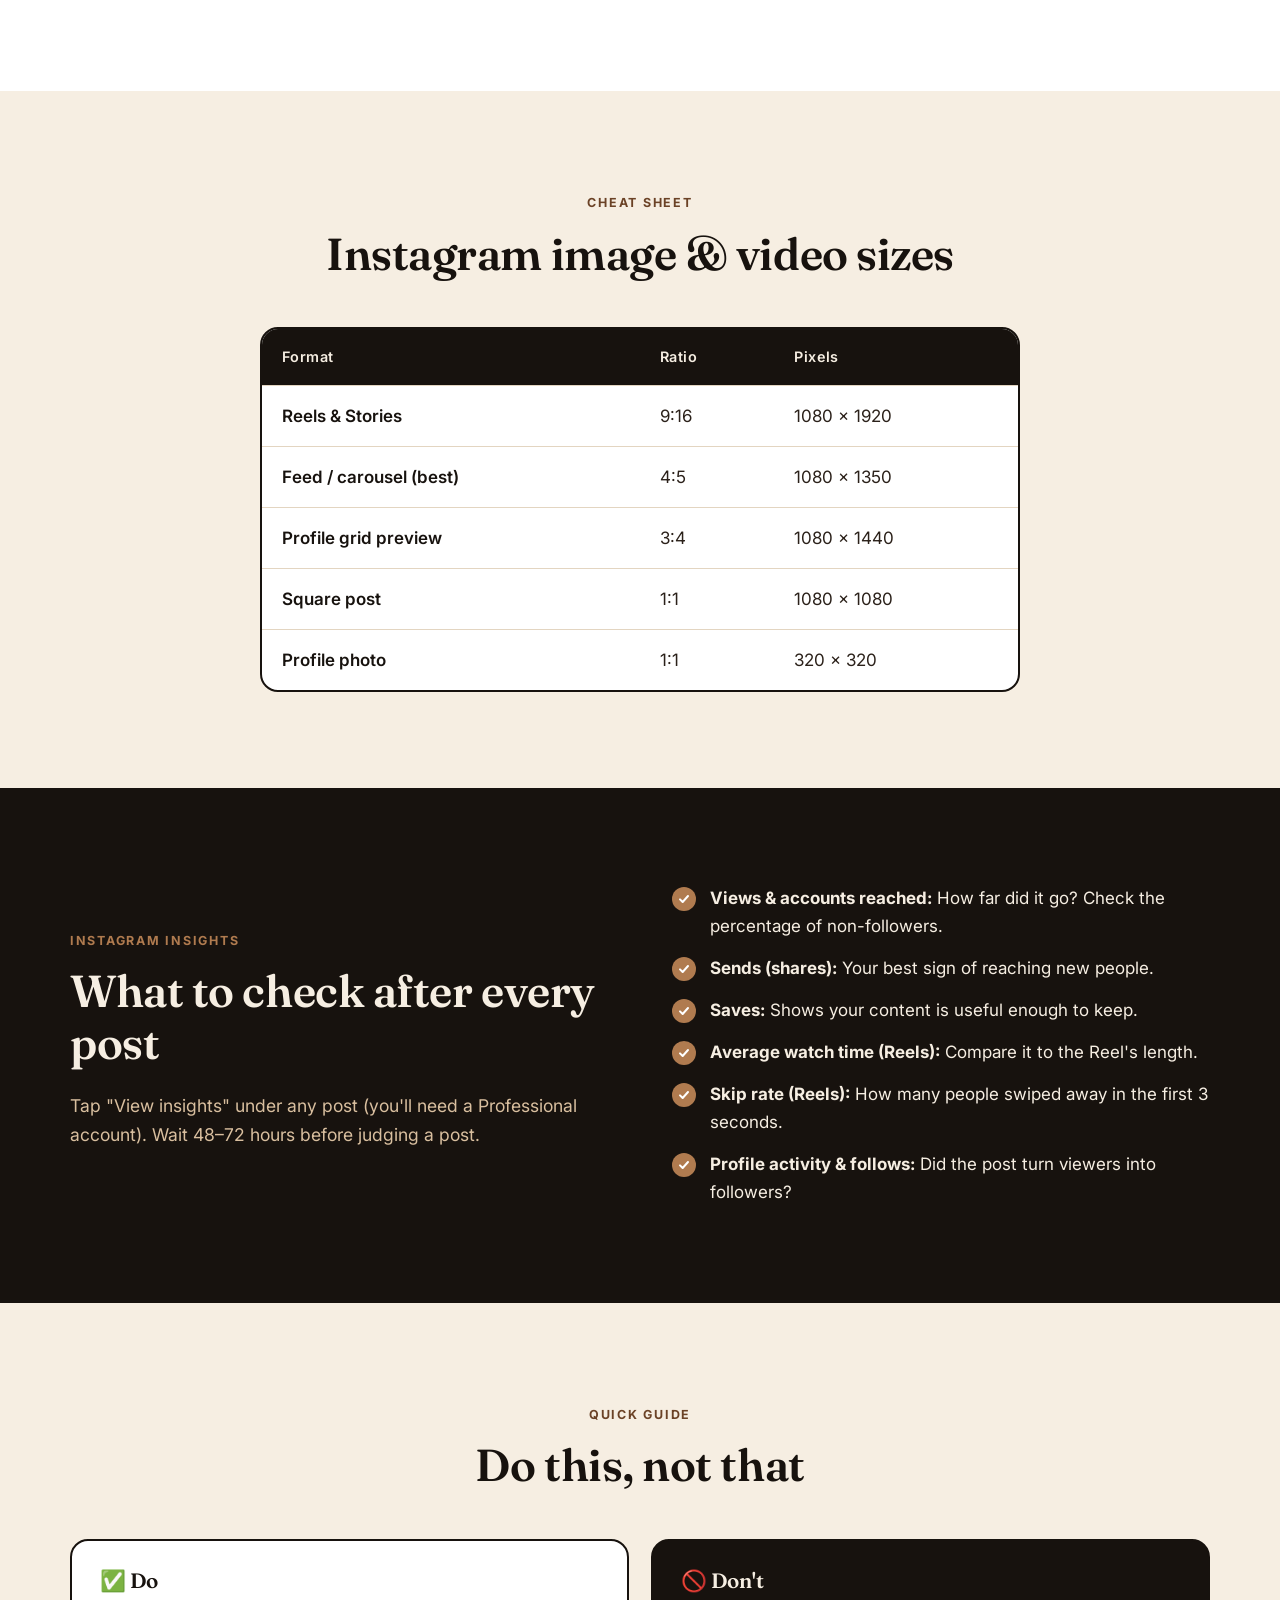
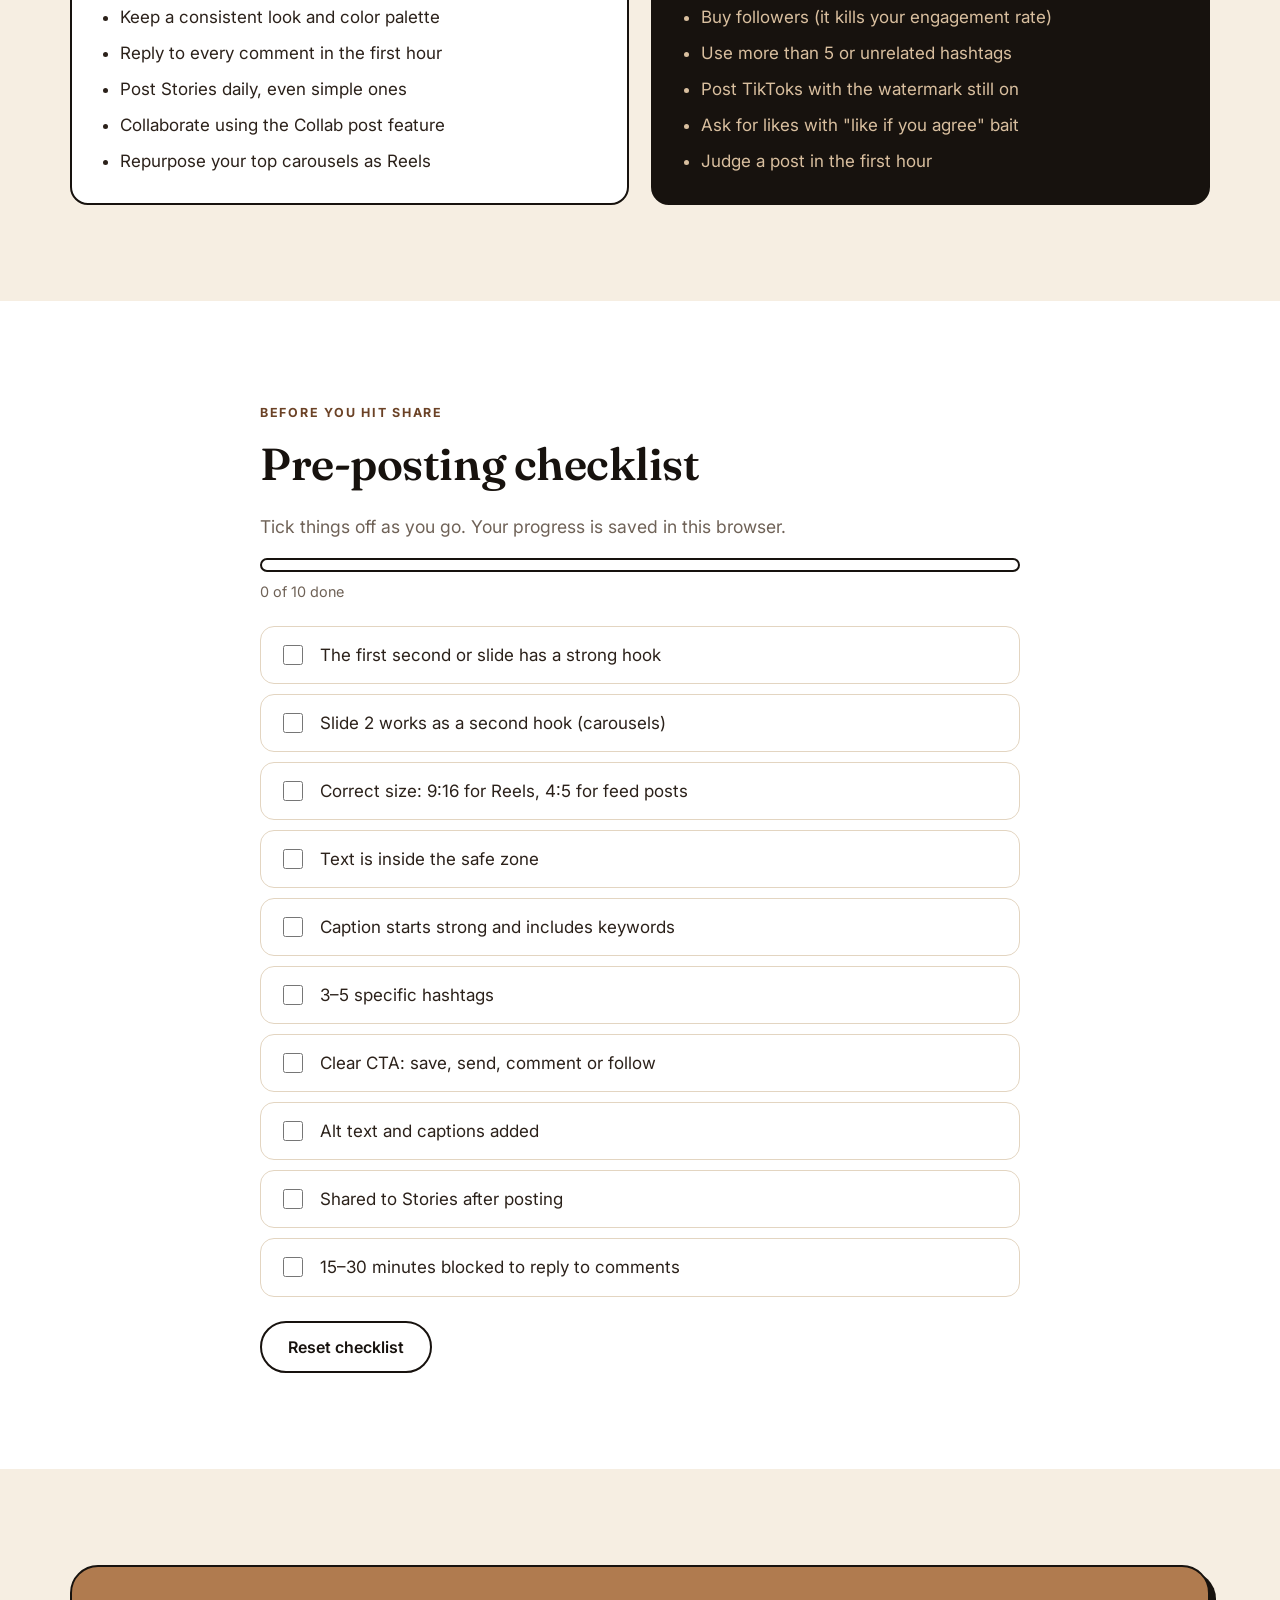
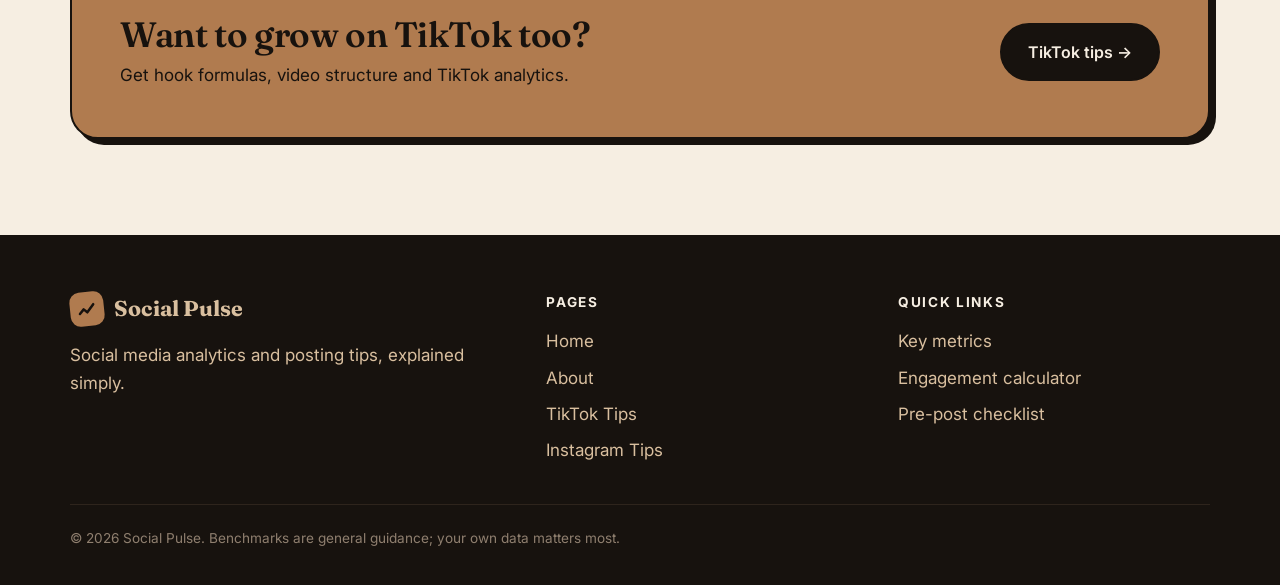
<file: instagram.html>
<!DOCTYPE html>
<html lang="en">
<head>
  <meta charset="UTF-8">
  <meta name="viewport" content="width=device-width, initial-scale=1.0">
  <title>Instagram Tips | Social Pulse</title>
  <meta name="description" content="Instagram posting tips for Reels, carousels, Stories and captions, plus the Instagram insights worth tracking.">
  <link rel="preconnect" href="https://fonts.googleapis.com">
  <link rel="preconnect" href="https://fonts.gstatic.com" crossorigin>
  <link href="https://fonts.googleapis.com/css2?family=Fraunces:opsz,wght@9..144,500;9..144,600;9..144,700&family=Inter:wght@400;500;600;700&display=swap" rel="stylesheet">
  <link rel="stylesheet" href="styles.css">
</head>
<body>

  <header class="site-header">
    <div class="container nav-wrap">
      <a href="index.html" class="logo"><span class="logo-mark"><svg viewBox="0 0 24 24"><path d="M3 17l5-5 4 4 8-9" fill="none" stroke="#17120e" stroke-width="3" stroke-linecap="round" stroke-linejoin="round"/></svg></span>Social Pulse</a>
      <button class="nav-toggle" aria-label="Open menu" aria-expanded="false">☰</button>
      <nav class="site-nav">
        <a href="index.html">Home</a>
        <a href="about.html">About</a>
        <a href="tiktok.html">TikTok Tips</a>
        <a href="instagram.html">Instagram Tips</a>
      </nav>
    </div>
  </header>

  <main>
    <!-- HERO -->
    <section class="page-hero">
      <div class="container hero-grid">
        <div>
          <p class="eyebrow">Platform playbook</p>
          <h1>Instagram tips worth <span class="squiggle">saving.</span></h1>
          <p class="lead">Reels for reach, carousels for saves, Stories for connection. Learn what each format does best and how to read your insights.</p>
          <div class="hero-actions">
            <a href="#formats" class="btn btn-primary">Compare formats →</a>
            <a href="#checklist" class="btn btn-ghost">Pre-post checklist</a>
          </div>
        </div>
        <div class="hero-visual">
          <span class="sticker s1">Saved 730× 🔖</span>
          <span class="sticker black s2">Sent in DMs 💌</span>
          <!-- Profile grid mockup -->
          <svg viewBox="0 0 360 460" role="img" aria-label="Illustration of an Instagram-style profile with a cohesive brown and cream grid">
            <rect x="40" y="10" width="280" height="440" rx="40" fill="#17120e"/>
            <rect x="54" y="24" width="252" height="412" rx="28" fill="#ffffff"/>
            <circle cx="98" cy="88" r="28" fill="#d9bf9f" stroke="#b07b4f" stroke-width="4"/>
            <circle cx="98" cy="80" r="10" fill="#6b4226"/><path d="M80 104 Q98 88 116 104" fill="#6b4226"/>
            <g font-family="Inter, sans-serif" text-anchor="middle">
              <text x="160" y="84" font-size="15" font-weight="700" fill="#17120e">128</text><text x="160" y="100" font-size="10" fill="#6f6257">posts</text>
              <text x="212" y="84" font-size="15" font-weight="700" fill="#17120e">24.6K</text><text x="212" y="100" font-size="10" fill="#6f6257">followers</text>
              <text x="264" y="84" font-size="15" font-weight="700" fill="#17120e">310</text><text x="264" y="100" font-size="10" fill="#6f6257">following</text>
            </g>
            <rect x="72" y="130" width="140" height="9" rx="4" fill="#17120e"/>
            <rect x="72" y="146" width="200" height="7" rx="3.5" fill="#e3d5c1"/>
            <rect x="72" y="160" width="160" height="7" rx="3.5" fill="#e3d5c1"/>
            <!-- highlights -->
            <g stroke="#e3d5c1" stroke-width="2.5">
              <circle cx="92" cy="200" r="16" fill="#f6eee2"/><circle cx="138" cy="200" r="16" fill="#d9bf9f"/><circle cx="184" cy="200" r="16" fill="#b07b4f"/><circle cx="230" cy="200" r="16" fill="#6b4226"/>
            </g>
            <!-- grid -->
            <rect x="62" y="232" width="78" height="96" fill="#6b4226"/>
            <rect x="141" y="232" width="78" height="96" fill="#f6eee2"/>
            <rect x="220" y="232" width="78" height="96" fill="#17120e"/>
            <rect x="62" y="329" width="78" height="96" fill="#d9bf9f"/>
            <rect x="141" y="329" width="78" height="96" fill="#b07b4f"/>
            <rect x="220" y="329" width="78" height="96" fill="#ecdfcb"/>
            <text x="180" y="286" text-anchor="middle" font-family="Fraunces, Georgia, serif" font-size="16" font-weight="700" fill="#6b4226">5 tips</text>
            <text x="259" y="286" text-anchor="middle" font-family="Fraunces, Georgia, serif" font-size="16" font-weight="700" fill="#f6eee2">Save!</text>
            <path d="M93 270 l14 10 l-14 10z" fill="#f6eee2"/>
            <path d="M172 368 l14 10 l-14 10z" fill="#fff"/>
            <rect x="282" y="236" width="12" height="10" rx="2" fill="none" stroke="#f6eee2" stroke-width="1.6"/>
          </svg>
        </div>
      </div>
    </section>

    <!-- WHAT IG REWARDS -->
    <section class="section dark">
      <div class="container">
        <div class="section-head reveal">
          <p class="eyebrow">How it works</p>
          <h2>What Instagram rewards</h2>
          <p class="section-intro">Instagram has said that sends (shares in DMs), watch time and likes are among its biggest ranking signals. Saves show your content is worth keeping.</p>
        </div>
        <div class="card-grid">
          <article class="card brown reveal"><h3>💌 Sends</h3><p>Shares in DMs are the top signal for reaching people who don't follow you. Make content people want to send to a friend.</p></article>
          <article class="card brown reveal"><h3>⏱️ Watch time</h3><p>For Reels, how long people watch and whether they rewatch.</p></article>
          <article class="card brown reveal"><h3>🔖 Saves</h3><p>Tutorials, checklists and tips get saved. Saves show Instagram that a post has lasting value.</p></article>
          <article class="card brown reveal"><h3>❤️ Likes &amp; comments</h3><p>These matter most for reaching your existing followers. Reply to keep the conversation going.</p></article>
        </div>
      </div>
    </section>

    <!-- FORMATS -->
    <section id="formats" class="section">
      <div class="container">
        <div class="section-head reveal">
          <p class="eyebrow">Choose your format</p>
          <h2>What each format is best for</h2>
          <p class="section-intro">Use each format for its strength. A good mix is Reels to grow, carousels to teach and Stories to connect.</p>
        </div>
        <div class="visual-frame reveal" style="box-shadow:none">
          <svg viewBox="0 0 900 300" role="img" aria-label="Rating chart: Reels are strongest for reach, carousels for saves, Stories for connection, single photos for brand look">
            <g font-family="Inter, sans-serif" font-size="13" font-weight="700" fill="#6f6257" text-anchor="middle" letter-spacing="1">
              <text x="330" y="30">REACH</text><text x="480" y="30">SAVES</text><text x="630" y="30">CONNECTION</text><text x="790" y="30">EFFORT</text>
            </g>
            <g font-family="Fraunces, Georgia, serif" font-size="22" font-weight="700" fill="#17120e">
              <text x="20" y="92">🎬 Reels</text><text x="20" y="152">📚 Carousels</text><text x="20" y="212">⭕ Stories</text><text x="20" y="272">🖼️ Single photo</text>
            </g>
            <g stroke="#e3d5c1" stroke-width="1"><line x1="20" y1="118" x2="880" y2="118"/><line x1="20" y1="178" x2="880" y2="178"/><line x1="20" y1="238" x2="880" y2="238"/></g>
            <!-- dots: 5 per cell, filled = rating -->
            <g id="dots"></g>
            <!-- Reels: reach 5, saves 3, conn 3, effort 5 -->
            <g fill="#6b4226">
              <circle cx="290" cy="85" r="8"/><circle cx="310" cy="85" r="8"/><circle cx="330" cy="85" r="8"/><circle cx="350" cy="85" r="8"/><circle cx="370" cy="85" r="8"/>
              <circle cx="440" cy="85" r="8"/><circle cx="460" cy="85" r="8"/><circle cx="480" cy="85" r="8"/>
              <circle cx="590" cy="85" r="8"/><circle cx="610" cy="85" r="8"/><circle cx="630" cy="85" r="8"/>
            </g>
            <g fill="#b07b4f">
              <circle cx="750" cy="85" r="8"/><circle cx="770" cy="85" r="8"/><circle cx="790" cy="85" r="8"/><circle cx="810" cy="85" r="8"/><circle cx="830" cy="85" r="8"/>
            </g>
            <!-- Carousels: reach 3, saves 5, conn 3, effort 3 -->
            <g fill="#6b4226">
              <circle cx="290" cy="145" r="8"/><circle cx="310" cy="145" r="8"/><circle cx="330" cy="145" r="8"/>
              <circle cx="440" cy="145" r="8"/><circle cx="460" cy="145" r="8"/><circle cx="480" cy="145" r="8"/><circle cx="500" cy="145" r="8"/><circle cx="520" cy="145" r="8"/>
              <circle cx="590" cy="145" r="8"/><circle cx="610" cy="145" r="8"/><circle cx="630" cy="145" r="8"/>
            </g>
            <g fill="#b07b4f"><circle cx="750" cy="145" r="8"/><circle cx="770" cy="145" r="8"/><circle cx="790" cy="145" r="8"/></g>
            <!-- Stories: reach 1, saves 1, conn 5, effort 1 -->
            <g fill="#6b4226">
              <circle cx="290" cy="205" r="8"/>
              <circle cx="440" cy="205" r="8"/>
              <circle cx="590" cy="205" r="8"/><circle cx="610" cy="205" r="8"/><circle cx="630" cy="205" r="8"/><circle cx="650" cy="205" r="8"/><circle cx="670" cy="205" r="8"/>
            </g>
            <g fill="#b07b4f"><circle cx="750" cy="205" r="8"/></g>
            <!-- Single: reach 2, saves 2, conn 2, effort 2 -->
            <g fill="#6b4226">
              <circle cx="290" cy="265" r="8"/><circle cx="310" cy="265" r="8"/>
              <circle cx="440" cy="265" r="8"/><circle cx="460" cy="265" r="8"/>
              <circle cx="590" cy="265" r="8"/><circle cx="610" cy="265" r="8"/>
            </g>
            <g fill="#b07b4f"><circle cx="750" cy="265" r="8"/><circle cx="770" cy="265" r="8"/></g>
            <!-- empty dots -->
            <g fill="none" stroke="#d9bf9f" stroke-width="2">
              <circle cx="500" cy="85" r="7"/><circle cx="520" cy="85" r="7"/><circle cx="650" cy="85" r="7"/><circle cx="670" cy="85" r="7"/>
              <circle cx="350" cy="145" r="7"/><circle cx="370" cy="145" r="7"/><circle cx="650" cy="145" r="7"/><circle cx="670" cy="145" r="7"/><circle cx="810" cy="145" r="7"/><circle cx="830" cy="145" r="7"/>
              <circle cx="310" cy="205" r="7"/><circle cx="330" cy="205" r="7"/><circle cx="350" cy="205" r="7"/><circle cx="370" cy="205" r="7"/><circle cx="460" cy="205" r="7"/><circle cx="480" cy="205" r="7"/><circle cx="500" cy="205" r="7"/><circle cx="520" cy="205" r="7"/><circle cx="770" cy="205" r="7"/><circle cx="790" cy="205" r="7"/><circle cx="810" cy="205" r="7"/><circle cx="830" cy="205" r="7"/>
              <circle cx="330" cy="265" r="7"/><circle cx="350" cy="265" r="7"/><circle cx="370" cy="265" r="7"/><circle cx="480" cy="265" r="7"/><circle cx="500" cy="265" r="7"/><circle cx="520" cy="265" r="7"/><circle cx="630" cy="265" r="7"/><circle cx="650" cy="265" r="7"/><circle cx="670" cy="265" r="7"/><circle cx="790" cy="265" r="7"/><circle cx="810" cy="265" r="7"/><circle cx="830" cy="265" r="7"/>
            </g>
          </svg>
          <p class="visual-caption">General strengths of each format, rated 1–5. Use your own insights to see what works for your audience.</p>
        </div>
      </div>
    </section>

    <!-- REELS -->
    <section class="section white">
      <div class="container split">
        <div class="reveal">
          <p class="eyebrow">Reels</p>
          <h2>Reels: your growth engine</h2>
          <ul class="tip-list">
            <li><strong>Hook in 1–2 seconds</strong> with motion and bold on-screen text.</li>
            <li><strong>Keep it short.</strong> Under 30 seconds is easier to rewatch, but longer works if it holds attention.</li>
            <li><strong>Leave room for the interface.</strong> Keep text away from the bottom and right edges.</li>
            <li><strong>Make it "sendable."</strong> Relatable moments and useful tips get shared in DMs.</li>
            <li><strong>Post original content.</strong> Reposts with another app's watermark get less reach.</li>
            <li><strong>Choose a cover</strong> that looks good in the 3:4 profile grid crop.</li>
            <li><strong>Try Trial Reels</strong> to test an idea on non-followers first.</li>
          </ul>
        </div>
        <div class="reveal">
          <!-- Reel safe zones -->
          <div class="visual-frame cream" style="max-width:340px;margin-inline:auto">
            <svg viewBox="0 0 270 480" role="img" aria-label="Diagram of Reel safe zones: keep text in the center, avoid the bottom caption area and right-side buttons">
              <rect x="0" y="0" width="270" height="480" rx="18" fill="#4a2c18"/>
              <rect x="0" y="0" width="270" height="60" rx="18" fill="#17120e" opacity=".6"/>
              <rect x="0" y="370" width="270" height="110" fill="#17120e" opacity=".6"/>
              <rect x="215" y="200" width="55" height="170" fill="#17120e" opacity=".6"/>
              <rect x="20" y="75" width="185" height="280" rx="12" fill="none" stroke="#d9bf9f" stroke-width="3" stroke-dasharray="8 6"/>
              <text x="112" y="205" text-anchor="middle" font-family="Fraunces, Georgia, serif" font-size="22" font-weight="700" fill="#f6eee2">Safe zone</text>
              <text x="112" y="230" text-anchor="middle" font-family="Inter, sans-serif" font-size="12" fill="#d9bf9f">put text &amp; faces here</text>
              <text x="135" y="36" text-anchor="middle" font-family="Inter, sans-serif" font-size="11" fill="#d9bf9f">top bar</text>
              <text x="110" y="430" text-anchor="middle" font-family="Inter, sans-serif" font-size="11" fill="#d9bf9f">caption + audio area</text>
              <text x="243" y="290" text-anchor="middle" font-family="Inter, sans-serif" font-size="11" fill="#d9bf9f" transform="rotate(90 243 290)">buttons</text>
            </svg>
          </div>
          <p class="visual-caption">Reel safe zones (9:16, 1080×1920)</p>
        </div>
      </div>
    </section>

    <!-- CAROUSEL ANATOMY -->
    <section class="section">
      <div class="container">
        <div class="section-head reveal">
          <p class="eyebrow">Carousels</p>
          <h2>Anatomy of a carousel people save</h2>
          <p class="section-intro">Carousels can get a second chance in the feed. If someone skips the post, Instagram may show it to them again starting on slide 2, so make slide 2 a strong hook as well.</p>
        </div>
        <div class="reveal">
          <svg viewBox="0 0 1000 260" role="img" aria-label="Carousel structure: slide 1 hook, slide 2 second hook, slides 3 to 6 value, slide 7 summary, slide 8 call to action">
            <g font-family="Inter, sans-serif" text-anchor="middle">
              <rect x="0" y="20" width="150" height="188" rx="14" fill="#17120e"/>
              <text x="75" y="100" font-family="Fraunces, Georgia, serif" font-size="22" font-weight="700" fill="#f6eee2">Hook</text>
              <text x="75" y="126" font-size="12" fill="#d9bf9f">bold title</text>
              <text x="75" y="144" font-size="12" fill="#d9bf9f">+ promise</text>

              <rect x="170" y="20" width="150" height="188" rx="14" fill="#6b4226"/>
              <text x="245" y="100" font-family="Fraunces, Georgia, serif" font-size="22" font-weight="700" fill="#f6eee2">Hook #2</text>
              <text x="245" y="126" font-size="12" fill="#ecdfcb">the "why"</text>
              <text x="245" y="144" font-size="12" fill="#ecdfcb">or a teaser</text>

              <rect x="340" y="20" width="320" height="188" rx="14" fill="#f6eee2" stroke="#17120e" stroke-width="2"/>
              <rect x="356" y="36" width="64" height="156" rx="8" fill="#ecdfcb"/><rect x="432" y="36" width="64" height="156" rx="8" fill="#ecdfcb"/><rect x="508" y="36" width="64" height="156" rx="8" fill="#ecdfcb"/><rect x="584" y="36" width="64" height="156" rx="8" fill="#ecdfcb"/>
              <text x="500" y="108" font-family="Fraunces, Georgia, serif" font-size="22" font-weight="700" fill="#17120e">The value</text>
              <text x="500" y="132" font-size="12" fill="#6f6257">one idea per slide</text>

              <rect x="680" y="20" width="150" height="188" rx="14" fill="#d9bf9f"/>
              <text x="755" y="100" font-family="Fraunces, Georgia, serif" font-size="22" font-weight="700" fill="#17120e">Recap</text>
              <text x="755" y="126" font-size="12" fill="#4a2c18">screenshot-able</text>
              <text x="755" y="144" font-size="12" fill="#4a2c18">summary</text>

              <rect x="850" y="20" width="150" height="188" rx="14" fill="#b07b4f" stroke="#17120e" stroke-width="2"/>
              <text x="925" y="100" font-family="Fraunces, Georgia, serif" font-size="22" font-weight="700" fill="#fff">CTA</text>
              <text x="925" y="126" font-size="12" fill="#fff">"Save for later"</text>
              <text x="925" y="144" font-size="12" fill="#fff">"Send to a friend"</text>

              <g font-size="13" font-weight="700" fill="#6f6257">
                <text x="75" y="238">Slide 1</text><text x="245" y="238">Slide 2</text><text x="500" y="238">Slides 3–6</text><text x="755" y="238">Slide 7</text><text x="925" y="238">Slide 8</text>
              </g>
            </g>
          </svg>
        </div>
        <div class="card-grid" style="margin-top:36px">
          <article class="card reveal"><h3>📐 Use 4:5 size</h3><p>1080×1350 takes up more of the feed than square posts.</p></article>
          <article class="card reveal"><h3>🔤 Big, readable text</h3><p>About 30 words per slide at most. If you have to squint, it's too small.</p></article>
          <article class="card reveal"><h3>➡️ Add a swipe cue</h3><p>An arrow or a cut-off element at the edge encourages people to swipe.</p></article>
          <article class="card reveal"><h3>🎵 Add music</h3><p>Photo carousels with audio can also appear in the Reels feed.</p></article>
        </div>
      </div>
    </section>

    <!-- CAPTIONS, HASHTAGS, STORIES -->
    <section class="section white">
      <div class="container">
        <div class="section-head reveal"><p class="eyebrow">The extras</p><h2>Captions, hashtags &amp; Stories</h2></div>
        <div class="value-grid">
          <article class="card cream reveal">
            <h3>✍️ Captions</h3>
            <ul class="tip-list">
              <li>The first line is a second hook. Don't waste it.</li>
              <li>Use keywords people search for. Instagram search reads captions.</li>
              <li>End with a question or a clear call-to-action.</li>
              <li>Short line breaks make captions easier to read.</li>
            </ul>
          </article>
          <article class="card cream reveal">
            <h3># Hashtags</h3>
            <ul class="tip-list">
              <li>Use 3–5 relevant tags. Instagram now caps posts at 5 hashtags.</li>
              <li>Pick specific tags (#smallbizmarketing), not huge ones (#love).</li>
              <li>Keywords in your caption matter more than hashtags now.</li>
              <li>Check the Hashtags line in a post's insights to see if they bring reach.</li>
            </ul>
          </article>
          <article class="card cream reveal">
            <h3>⭕ Stories</h3>
            <ul class="tip-list">
              <li>Post daily to stay at the front of your followers' Story bar.</li>
              <li>Polls, quizzes and question stickers boost replies.</li>
              <li>Share new posts to Stories to give them a push.</li>
              <li>Save your best Stories to Highlights on your profile.</li>
            </ul>
          </article>
        </div>
      </div>
    </section>

    <!-- SIZES -->
    <section class="section">
      <div class="container narrow">
        <div class="section-head center reveal"><p class="eyebrow">Cheat sheet</p><h2>Instagram image &amp; video sizes</h2></div>
        <div class="table-wrap reveal">
          <table>
            <thead><tr><th>Format</th><th>Ratio</th><th>Pixels</th></tr></thead>
            <tbody>
              <tr><td>Reels &amp; Stories</td><td>9:16</td><td>1080 × 1920</td></tr>
              <tr><td>Feed / carousel (best)</td><td>4:5</td><td>1080 × 1350</td></tr>
              <tr><td>Profile grid preview</td><td>3:4</td><td>1080 × 1440</td></tr>
              <tr><td>Square post</td><td>1:1</td><td>1080 × 1080</td></tr>
              <tr><td>Profile photo</td><td>1:1</td><td>320 × 320</td></tr>
            </tbody>
          </table>
        </div>
      </div>
    </section>

    <!-- INSIGHTS -->
    <section class="section dark">
      <div class="container split">
        <div class="reveal">
          <p class="eyebrow">Instagram insights</p>
          <h2>What to check after every post</h2>
          <p class="section-intro">Tap "View insights" under any post (you'll need a Professional account). Wait 48–72 hours before judging a post.</p>
        </div>
        <ul class="tip-list reveal">
          <li><strong>Views &amp; accounts reached:</strong> How far did it go? Check the percentage of non-followers.</li>
          <li><strong>Sends (shares):</strong> Your best sign of reaching new people.</li>
          <li><strong>Saves:</strong> Shows your content is useful enough to keep.</li>
          <li><strong>Average watch time (Reels):</strong> Compare it to the Reel's length.</li>
          <li><strong>Skip rate (Reels):</strong> How many people swiped away in the first 3 seconds.</li>
          <li><strong>Profile activity &amp; follows:</strong> Did the post turn viewers into followers?</li>
        </ul>
      </div>
    </section>

    <!-- DO DONT -->
    <section class="section">
      <div class="container">
        <div class="section-head center reveal"><p class="eyebrow">Quick guide</p><h2>Do this, not that</h2></div>
        <div class="do-dont reveal">
          <div class="do"><h3>✅ Do</h3><ul>
            <li>Keep a consistent look and color palette</li>
            <li>Reply to every comment in the first hour</li>
            <li>Post Stories daily, even simple ones</li>
            <li>Collaborate using the Collab post feature</li>
            <li>Repurpose your top carousels as Reels</li>
          </ul></div>
          <div class="dont"><h3>🚫 Don't</h3><ul>
            <li>Buy followers (it kills your engagement rate)</li>
            <li>Use more than 5 or unrelated hashtags</li>
            <li>Post TikToks with the watermark still on</li>
            <li>Ask for likes with "like if you agree" bait</li>
            <li>Judge a post in the first hour</li>
          </ul></div>
        </div>
      </div>
    </section>

    <!-- CHECKLIST -->
    <section id="checklist" class="section white">
      <div class="container narrow">
        <div class="reveal">
          <p class="eyebrow">Before you hit share</p>
          <h2>Pre-posting checklist</h2>
          <p class="section-intro">Tick things off as you go. Your progress is saved in this browser.</p>
        </div>
        <div class="progress"><div class="progress-bar" id="progressBar"></div></div>
        <p class="progress-text" id="progressText">0 of 10 done</p>
        <ul class="checklist" id="checklistItems">
          <li><label><input type="checkbox"> The first second or slide has a strong hook</label></li>
          <li><label><input type="checkbox"> Slide 2 works as a second hook (carousels)</label></li>
          <li><label><input type="checkbox"> Correct size: 9:16 for Reels, 4:5 for feed posts</label></li>
          <li><label><input type="checkbox"> Text is inside the safe zone</label></li>
          <li><label><input type="checkbox"> Caption starts strong and includes keywords</label></li>
          <li><label><input type="checkbox"> 3–5 specific hashtags</label></li>
          <li><label><input type="checkbox"> Clear CTA: save, send, comment or follow</label></li>
          <li><label><input type="checkbox"> Alt text and captions added</label></li>
          <li><label><input type="checkbox"> Shared to Stories after posting</label></li>
          <li><label><input type="checkbox"> 15–30 minutes blocked to reply to comments</label></li>
        </ul>
        <button class="btn btn-ghost" id="resetChecklist">Reset checklist</button>
      </div>
    </section>

    <section class="section">
      <div class="container">
        <div class="cta-band reveal">
          <div><h2>Want to grow on TikTok too?</h2><p>Get hook formulas, video structure and TikTok analytics.</p></div>
          <a href="tiktok.html" class="btn btn-primary">TikTok tips →</a>
        </div>
      </div>
    </section>
  </main>

  <footer class="site-footer">
    <div class="container">
      <div class="footer-grid">
        <div>
          <a href="index.html" class="logo"><span class="logo-mark"><svg viewBox="0 0 24 24"><path d="M3 17l5-5 4 4 8-9" fill="none" stroke="#17120e" stroke-width="3" stroke-linecap="round" stroke-linejoin="round"/></svg></span>Social Pulse</a>
          <p style="margin-top:14px">Social media analytics and posting tips, explained simply.</p>
        </div>
        <div>
          <h4>Pages</h4>
          <ul><li><a href="index.html">Home</a></li><li><a href="about.html">About</a></li><li><a href="tiktok.html">TikTok Tips</a></li><li><a href="instagram.html">Instagram Tips</a></li></ul>
        </div>
        <div>
          <h4>Quick links</h4>
          <ul><li><a href="index.html#metrics">Key metrics</a></li><li><a href="index.html#calculator">Engagement calculator</a></li><li><a href="instagram.html#checklist">Pre-post checklist</a></li></ul>
        </div>
      </div>
      <div class="footer-bottom">© <span id="year">2026</span> Social Pulse. Benchmarks are general guidance; your own data matters most.</div>
    </div>
  </footer>

  <script src="script.js"></script>
</body>
</html>
</file>
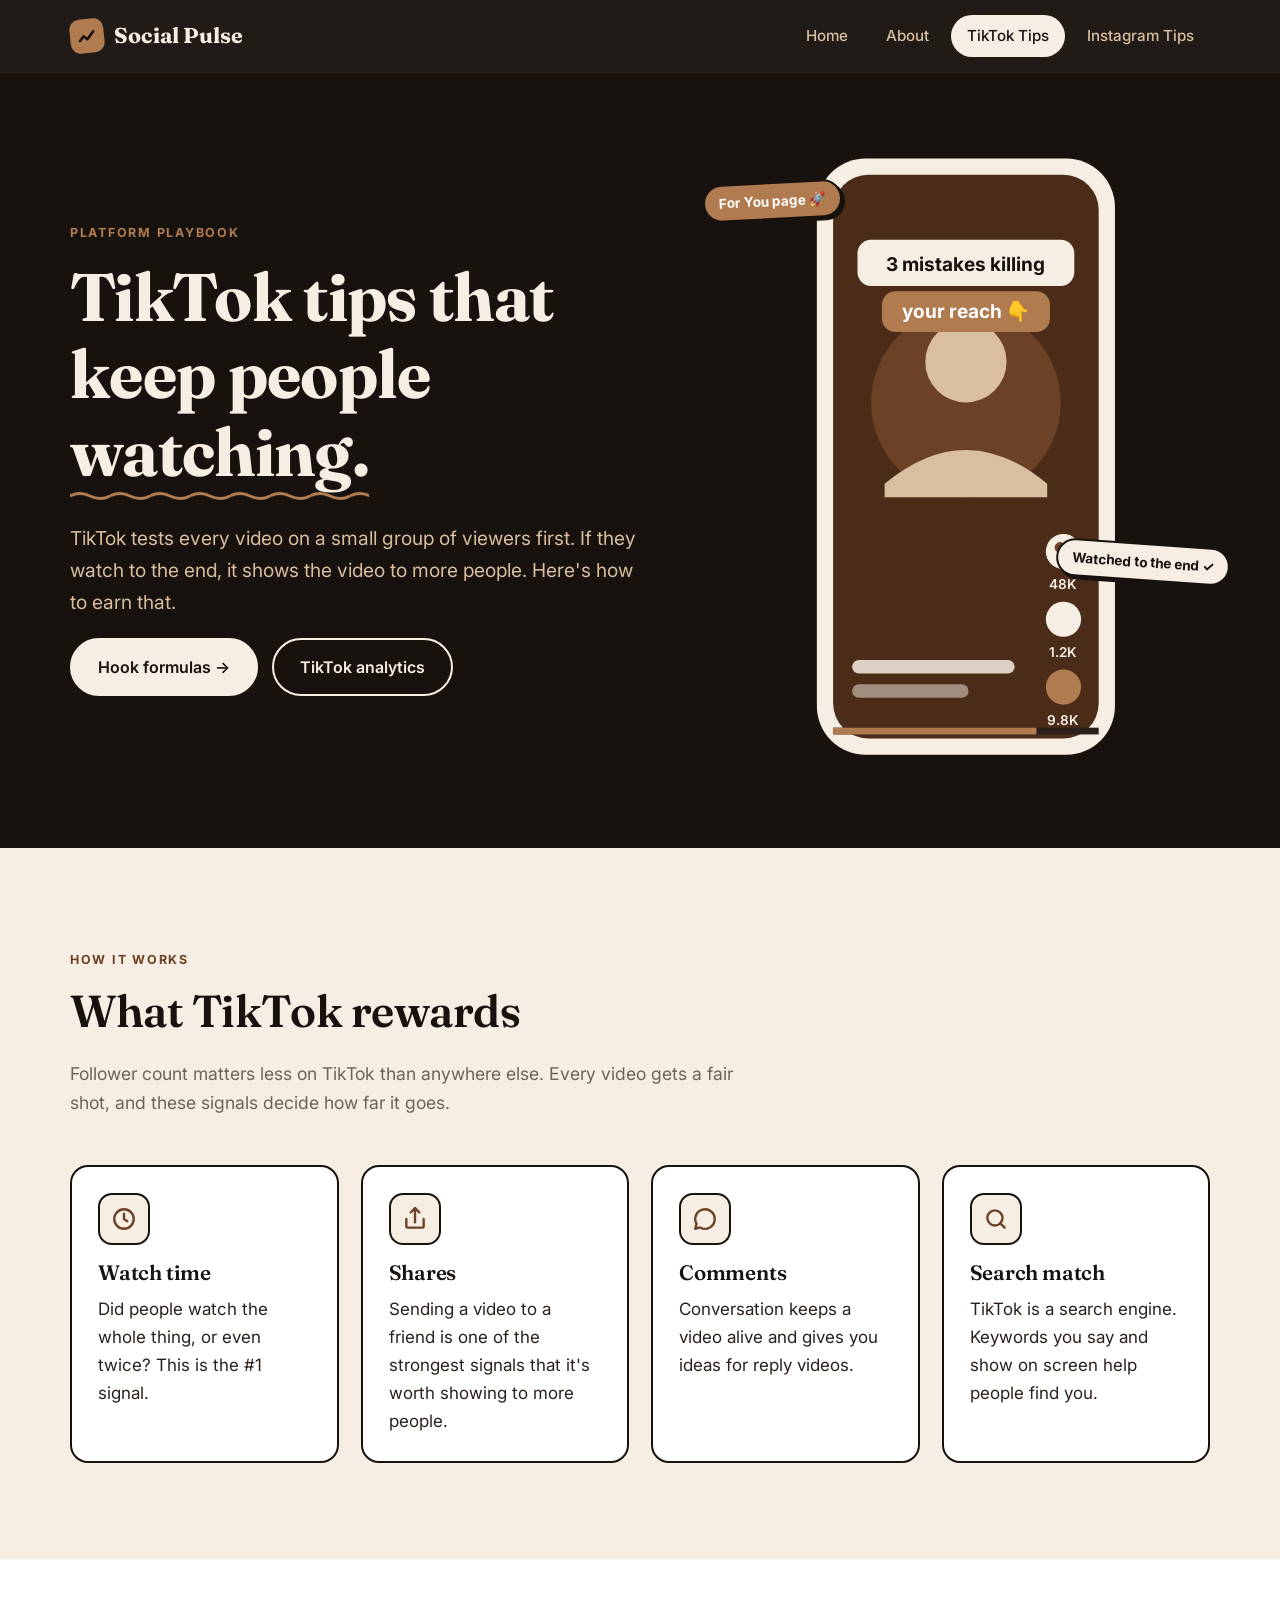
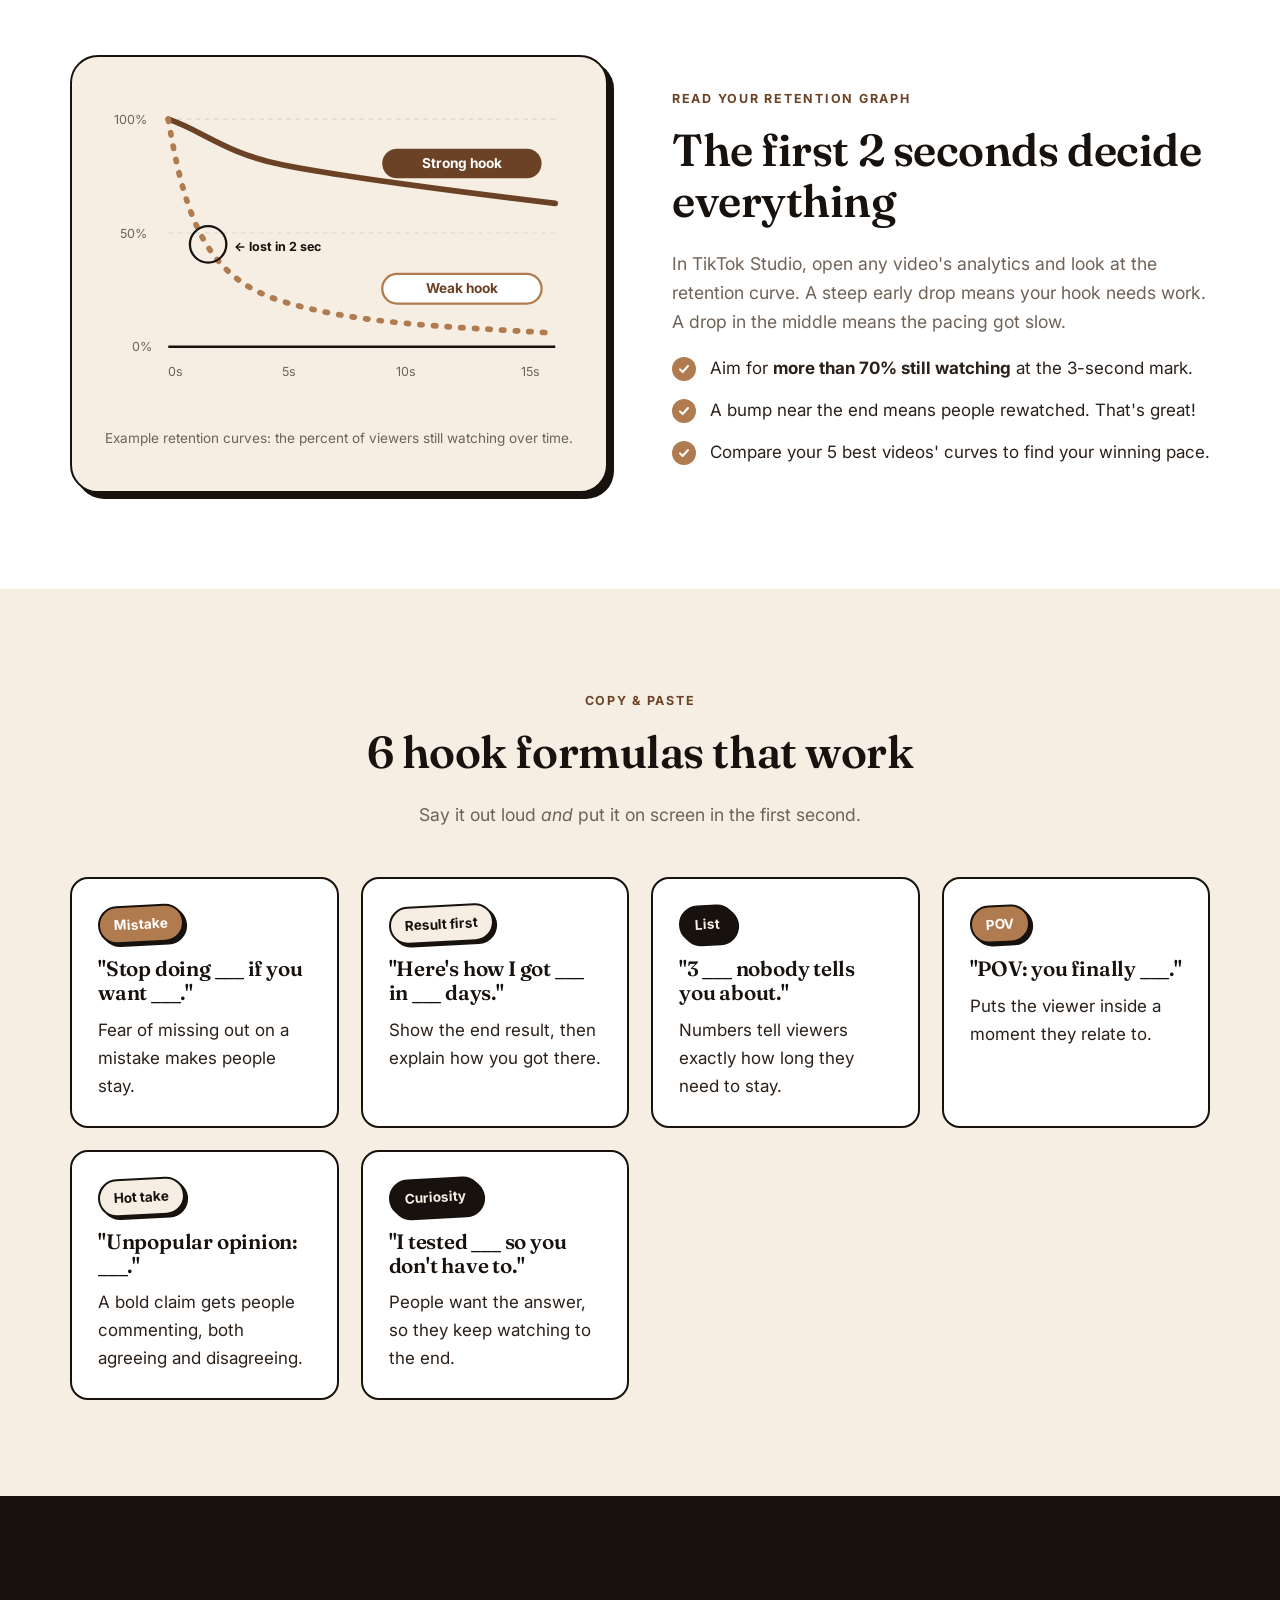
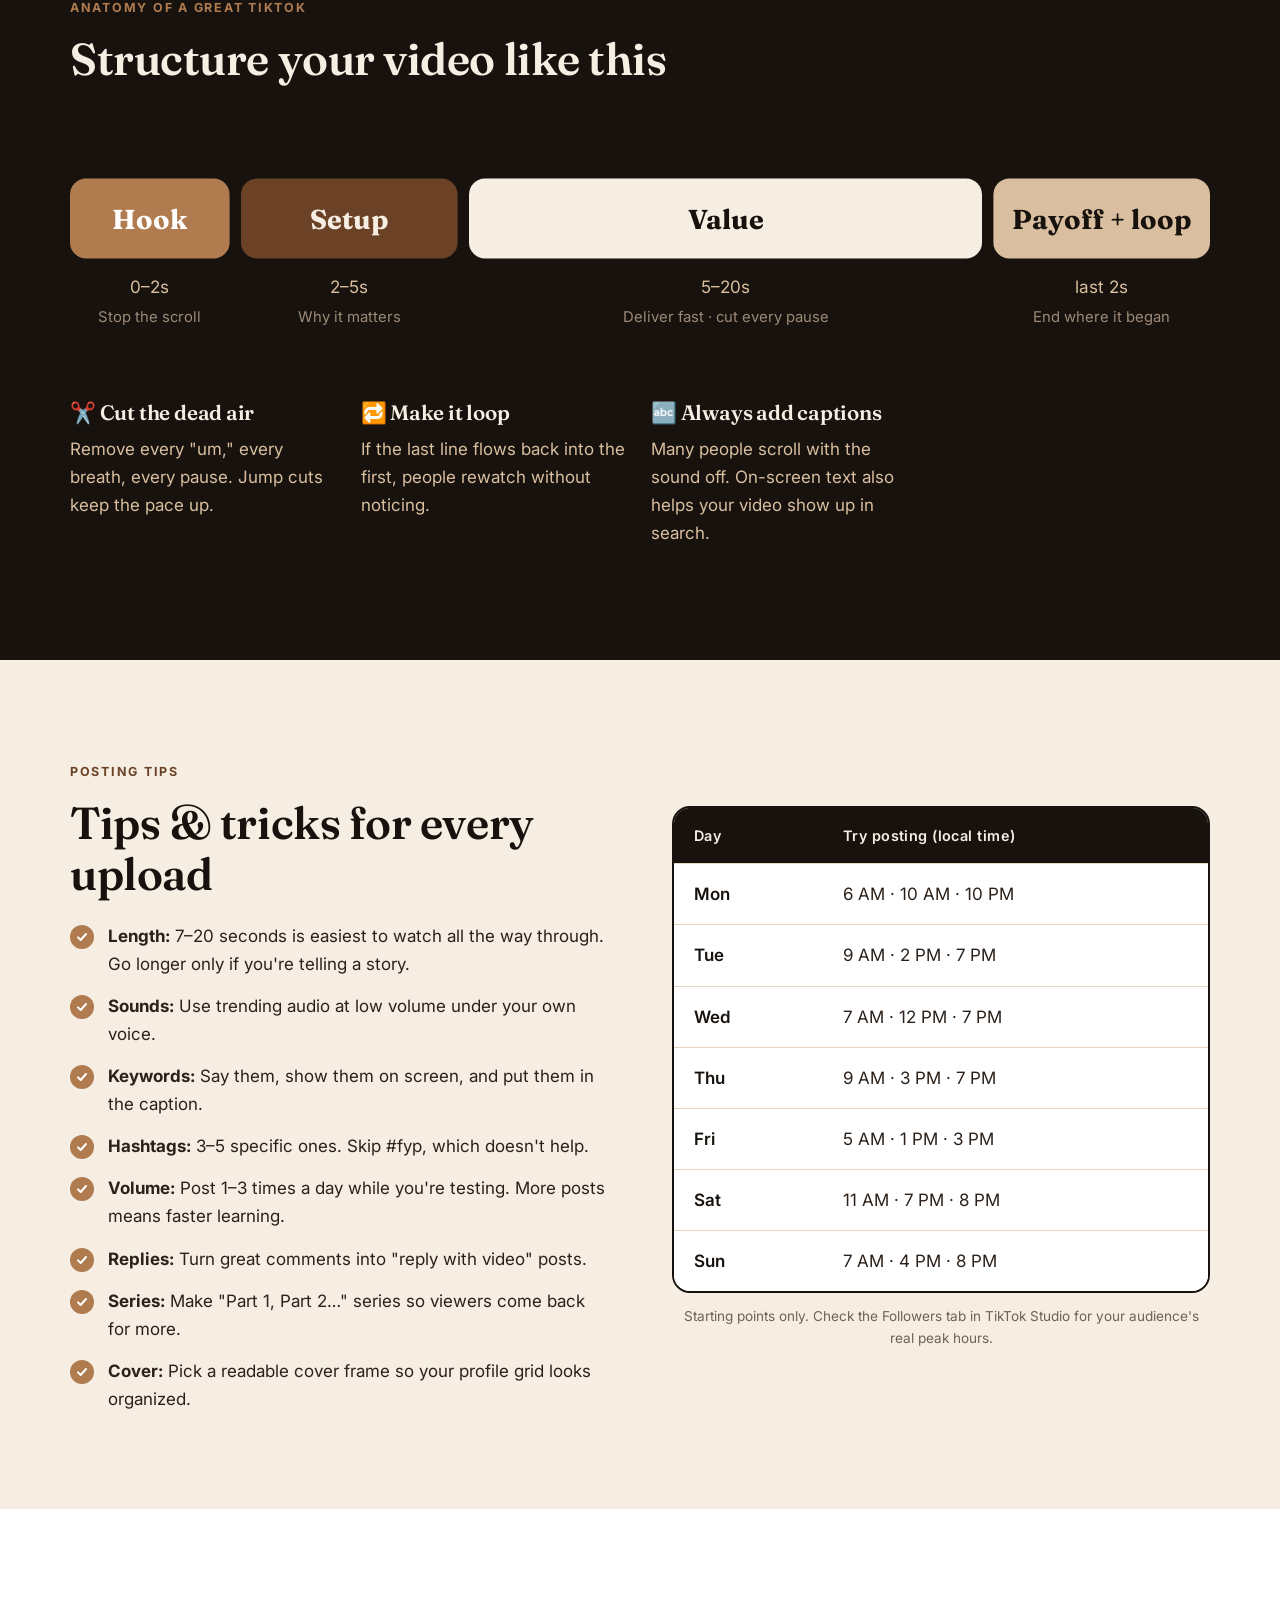
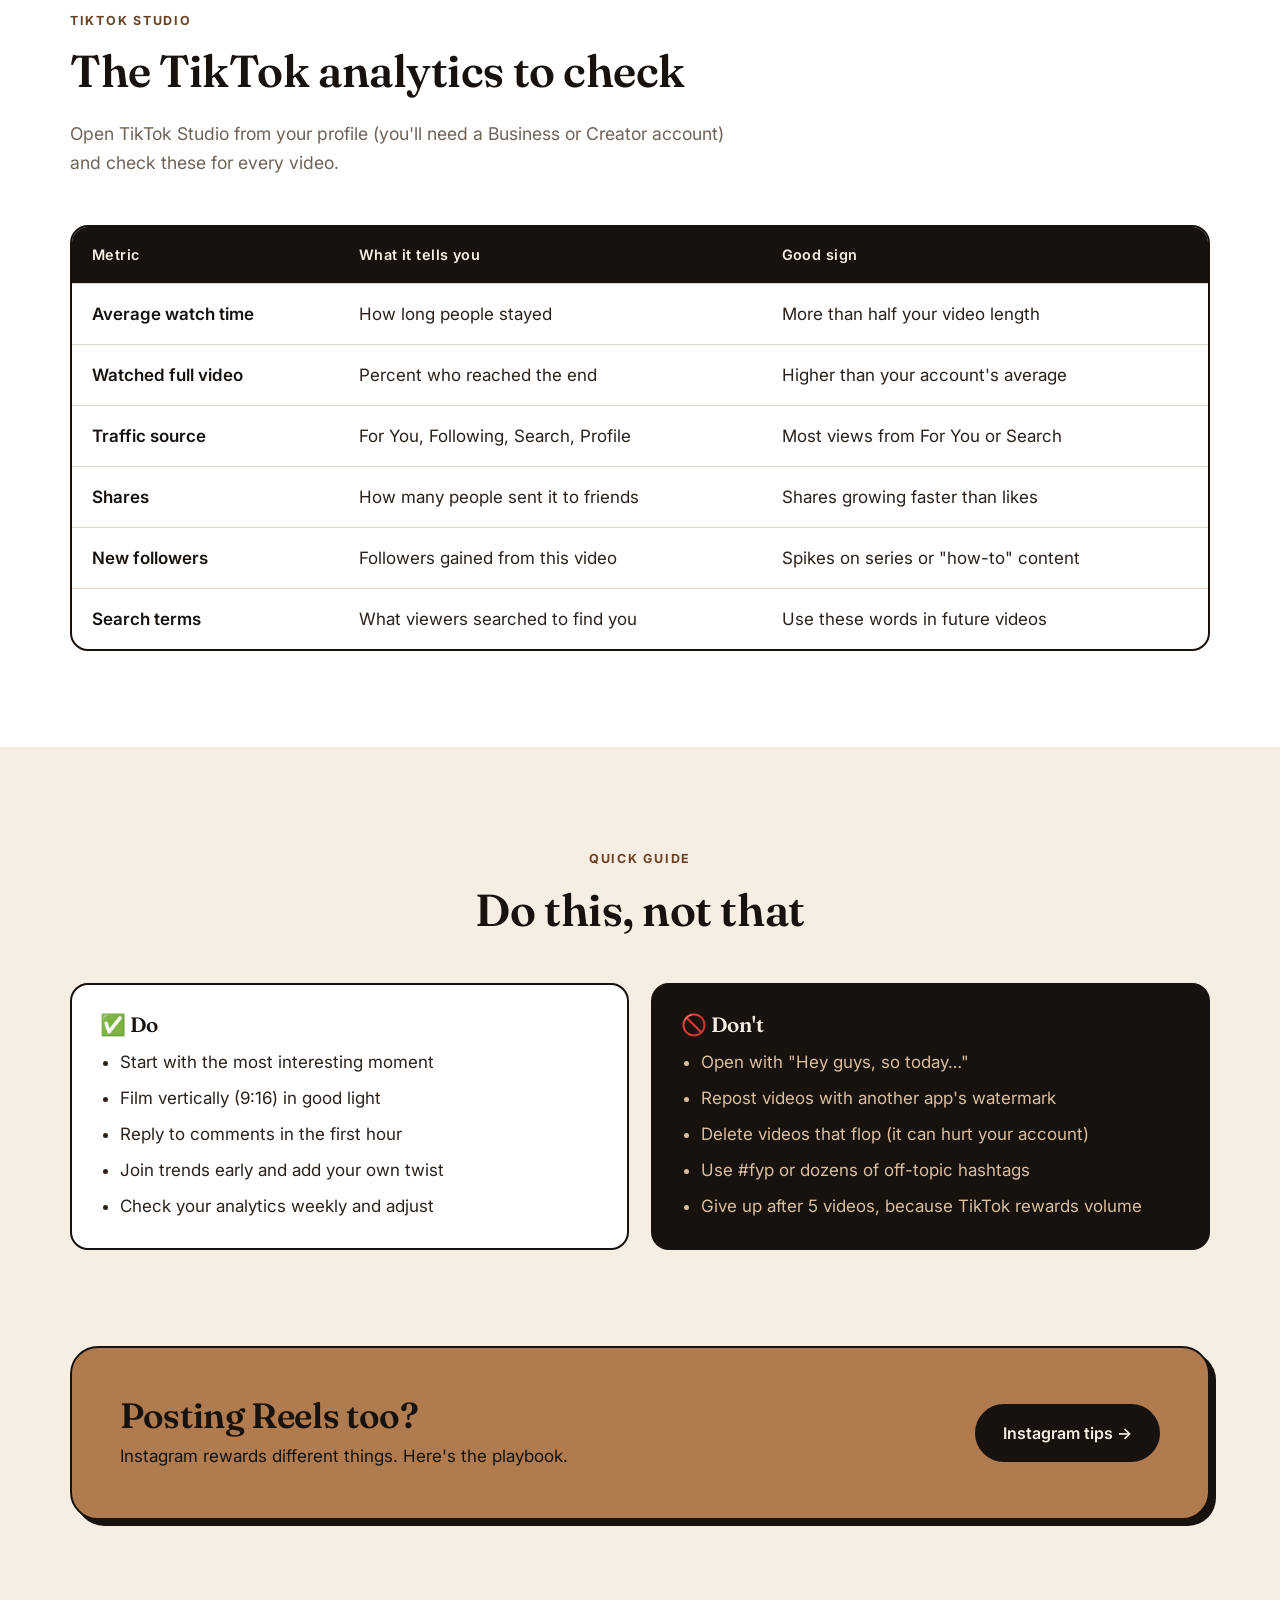
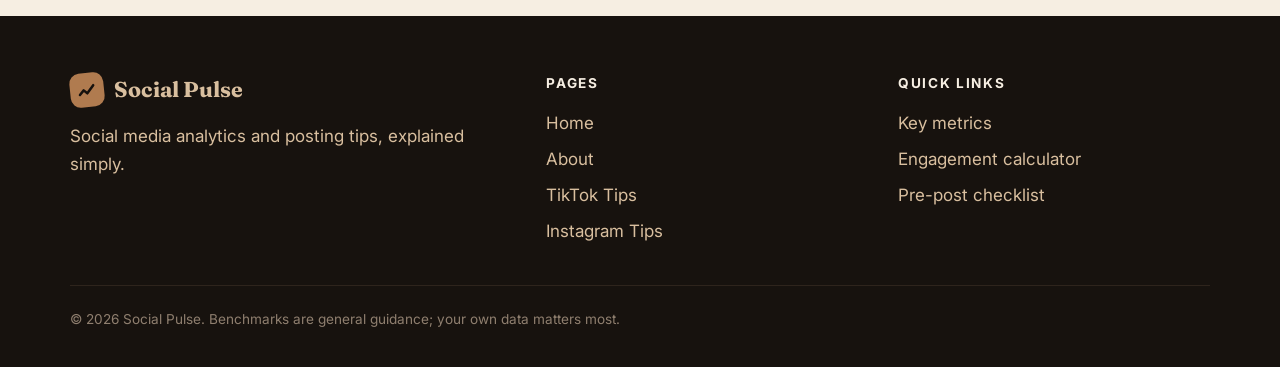
<file: tiktok.html>
<!DOCTYPE html>
<html lang="en">
<head>
  <meta charset="UTF-8">
  <meta name="viewport" content="width=device-width, initial-scale=1.0">
  <title>TikTok Tips | Social Pulse</title>
  <meta name="description" content="TikTok posting tips, hook formulas, video structure and the analytics that matter for growing on TikTok.">
  <link rel="preconnect" href="https://fonts.googleapis.com">
  <link rel="preconnect" href="https://fonts.gstatic.com" crossorigin>
  <link href="https://fonts.googleapis.com/css2?family=Fraunces:opsz,wght@9..144,500;9..144,600;9..144,700&family=Inter:wght@400;500;600;700&display=swap" rel="stylesheet">
  <link rel="stylesheet" href="styles.css">
</head>
<body>

  <header class="site-header">
    <div class="container nav-wrap">
      <a href="index.html" class="logo"><span class="logo-mark"><svg viewBox="0 0 24 24"><path d="M3 17l5-5 4 4 8-9" fill="none" stroke="#17120e" stroke-width="3" stroke-linecap="round" stroke-linejoin="round"/></svg></span>Social Pulse</a>
      <button class="nav-toggle" aria-label="Open menu" aria-expanded="false">☰</button>
      <nav class="site-nav">
        <a href="index.html">Home</a>
        <a href="about.html">About</a>
        <a href="tiktok.html">TikTok Tips</a>
        <a href="instagram.html">Instagram Tips</a>
      </nav>
    </div>
  </header>

  <main>
    <!-- HERO -->
    <section class="page-hero dark">
      <div class="container hero-grid">
        <div>
          <p class="eyebrow">Platform playbook</p>
          <h1>TikTok tips that keep people <span class="squiggle">watching.</span></h1>
          <p class="lead">TikTok tests every video on a small group of viewers first. If they watch to the end, it shows the video to more people. Here's how to earn that.</p>
          <div class="hero-actions">
            <a href="#hooks" class="btn btn-primary" style="background:var(--cream);color:var(--black);border-color:var(--cream)">Hook formulas →</a>
            <a href="#analytics" class="btn btn-ghost" style="color:var(--cream);border-color:var(--cream)">TikTok analytics</a>
          </div>
        </div>
        <div class="hero-visual">
          <span class="sticker s1">For You page 🚀</span>
          <span class="sticker cream s2">Watched to the end ✓</span>
          <!-- Vertical video phone mockup -->
          <svg viewBox="0 0 360 460" role="img" aria-label="Illustration of a phone playing a vertical short-form video">
            <rect x="70" y="10" width="220" height="440" rx="36" fill="#f6eee2"/>
            <rect x="82" y="22" width="196" height="416" rx="26" fill="#4a2c18"/>
            <circle cx="180" cy="190" r="70" fill="#6b4226"/>
            <circle cx="180" cy="160" r="30" fill="#d9bf9f"/>
            <path d="M120 250 Q180 200 240 250 L240 260 L120 260 Z" fill="#d9bf9f"/>
            <rect x="100" y="70" width="160" height="34" rx="10" fill="#f6eee2"/>
            <text x="180" y="93" text-anchor="middle" font-family="Inter, sans-serif" font-size="14" font-weight="700" fill="#17120e">3 mistakes killing</text>
            <rect x="118" y="108" width="124" height="30" rx="10" fill="#b07b4f"/>
            <text x="180" y="128" text-anchor="middle" font-family="Inter, sans-serif" font-size="14" font-weight="700" fill="#fff">your reach 👇</text>
            <!-- side icons -->
            <g fill="#f6eee2" font-family="Inter, sans-serif" font-size="10" font-weight="600" text-anchor="middle">
              <circle cx="252" cy="300" r="13" fill="#f6eee2"/><text x="252" y="328">48K</text>
              <circle cx="252" cy="350" r="13" fill="#f6eee2"/><text x="252" y="378">1.2K</text>
              <circle cx="252" cy="400" r="13" fill="#b07b4f"/><text x="252" y="428" fill="#f6eee2">9.8K</text>
            </g>
            <path d="M246 299 l6 6 l6-6 a4 4 0 0 0 -6 -5 a4 4 0 0 0 -6 5z" fill="#6b4226"/>
            <rect x="96" y="380" width="120" height="10" rx="5" fill="#f6eee2" opacity=".85"/>
            <rect x="96" y="398" width="86" height="10" rx="5" fill="#f6eee2" opacity=".5"/>
            <!-- progress bar -->
            <rect x="82" y="430" width="196" height="5" fill="#2b211a"/>
            <rect x="82" y="430" width="150" height="5" fill="#b07b4f"/>
          </svg>
        </div>
      </div>
    </section>

    <!-- HOW THE ALGORITHM THINKS -->
    <section class="section">
      <div class="container">
        <div class="section-head reveal">
          <p class="eyebrow">How it works</p>
          <h2>What TikTok rewards</h2>
          <p class="section-intro">Follower count matters less on TikTok than anywhere else. Every video gets a fair shot, and these signals decide how far it goes.</p>
        </div>
        <div class="card-grid">
          <article class="card reveal"><div class="icon"><svg viewBox="0 0 24 24" fill="none" stroke="#6b4226" stroke-width="2.2" stroke-linecap="round"><circle cx="12" cy="12" r="9"/><path d="M12 7v5l3 2"/></svg></div><h3>Watch time</h3><p>Did people watch the whole thing, or even twice? This is the #1 signal.</p></article>
          <article class="card reveal"><div class="icon"><svg viewBox="0 0 24 24" fill="none" stroke="#6b4226" stroke-width="2.2" stroke-linecap="round" stroke-linejoin="round"><path d="M4 12v7a1 1 0 0 0 1 1h14a1 1 0 0 0 1-1v-7"/><path d="M16 6l-4-4-4 4"/><path d="M12 2v13"/></svg></div><h3>Shares</h3><p>Sending a video to a friend is one of the strongest signals that it's worth showing to more people.</p></article>
          <article class="card reveal"><div class="icon"><svg viewBox="0 0 24 24" fill="none" stroke="#6b4226" stroke-width="2.2" stroke-linecap="round" stroke-linejoin="round"><path d="M21 12a9 9 0 0 1-13.5 7.8L3 21l1.2-4.5A9 9 0 1 1 21 12z"/></svg></div><h3>Comments</h3><p>Conversation keeps a video alive and gives you ideas for reply videos.</p></article>
          <article class="card reveal"><div class="icon"><svg viewBox="0 0 24 24" fill="none" stroke="#6b4226" stroke-width="2.2" stroke-linecap="round"><circle cx="11" cy="11" r="7"/><path d="M20 20l-4-4"/></svg></div><h3>Search match</h3><p>TikTok is a search engine. Keywords you say and show on screen help people find you.</p></article>
        </div>
      </div>
    </section>

    <!-- RETENTION CURVE -->
    <section class="section white">
      <div class="container split">
        <div class="visual-frame cream reveal">
          <svg viewBox="0 0 420 290" role="img" aria-label="Chart comparing a strong hook retention curve that stays high with a weak hook curve that drops quickly">
            <g font-family="Inter, sans-serif" font-size="11" fill="#6f6257">
              <text x="12" y="34">100%</text><text x="18" y="134">50%</text><text x="28" y="234">0%</text>
              <text x="60" y="256">0s</text><text x="160" y="256">5s</text><text x="260" y="256">10s</text><text x="370" y="256">15s</text>
            </g>
            <line x1="60" y1="30" x2="400" y2="30" stroke="#e3d5c1" stroke-dasharray="4 4"/>
            <line x1="60" y1="130" x2="400" y2="130" stroke="#e3d5c1" stroke-dasharray="4 4"/>
            <line x1="60" y1="230" x2="400" y2="230" stroke="#17120e" stroke-width="2"/>
            <!-- strong hook -->
            <path d="M60 30 C 90 40, 110 60, 160 70 S 300 92, 400 104" fill="none" stroke="#6b4226" stroke-width="5" stroke-linecap="round"/>
            <!-- weak hook -->
            <path d="M60 30 C 75 120, 95 170, 160 190 S 300 212, 400 218" fill="none" stroke="#b07b4f" stroke-width="5" stroke-linecap="round" stroke-dasharray="2 10"/>
            <rect x="248" y="56" width="140" height="26" rx="13" fill="#6b4226"/>
            <text x="318" y="73" text-anchor="middle" font-family="Inter, sans-serif" font-size="12" font-weight="700" fill="#fff">Strong hook</text>
            <rect x="248" y="166" width="140" height="26" rx="13" fill="#fff" stroke="#b07b4f" stroke-width="2"/>
            <text x="318" y="183" text-anchor="middle" font-family="Inter, sans-serif" font-size="12" font-weight="700" fill="#6b4226">Weak hook</text>
            <circle cx="95" cy="140" r="16" fill="none" stroke="#17120e" stroke-width="2"/>
            <text x="118" y="146" font-family="Inter, sans-serif" font-size="11" font-weight="700" fill="#17120e">← lost in 2 sec</text>
          </svg>
          <p class="visual-caption">Example retention curves: the percent of viewers still watching over time.</p>
        </div>
        <div class="reveal">
          <p class="eyebrow">Read your retention graph</p>
          <h2>The first 2 seconds decide everything</h2>
          <p class="section-intro">In TikTok Studio, open any video's analytics and look at the retention curve. A steep early drop means your hook needs work. A drop in the middle means the pacing got slow.</p>
          <ul class="tip-list">
            <li>Aim for <strong>more than 70% still watching</strong> at the 3-second mark.</li>
            <li>A bump near the end means people rewatched. That's great!</li>
            <li>Compare your 5 best videos' curves to find your winning pace.</li>
          </ul>
        </div>
      </div>
    </section>

    <!-- HOOK FORMULAS -->
    <section id="hooks" class="section">
      <div class="container">
        <div class="section-head center reveal">
          <p class="eyebrow">Copy &amp; paste</p>
          <h2>6 hook formulas that work</h2>
          <p class="section-intro">Say it out loud <em>and</em> put it on screen in the first second.</p>
        </div>
        <div class="card-grid">
          <article class="card reveal"><span class="sticker" style="margin-bottom:14px">Mistake</span><h3>"Stop doing ___ if you want ___."</h3><p>Fear of missing out on a mistake makes people stay.</p></article>
          <article class="card reveal"><span class="sticker cream" style="margin-bottom:14px">Result first</span><h3>"Here's how I got ___ in ___ days."</h3><p>Show the end result, then explain how you got there.</p></article>
          <article class="card reveal"><span class="sticker black" style="margin-bottom:14px">List</span><h3>"3 ___ nobody tells you about."</h3><p>Numbers tell viewers exactly how long they need to stay.</p></article>
          <article class="card reveal"><span class="sticker" style="margin-bottom:14px">POV</span><h3>"POV: you finally ___."</h3><p>Puts the viewer inside a moment they relate to.</p></article>
          <article class="card reveal"><span class="sticker cream" style="margin-bottom:14px">Hot take</span><h3>"Unpopular opinion: ___."</h3><p>A bold claim gets people commenting, both agreeing and disagreeing.</p></article>
          <article class="card reveal"><span class="sticker black" style="margin-bottom:14px">Curiosity</span><h3>"I tested ___ so you don't have to."</h3><p>People want the answer, so they keep watching to the end.</p></article>
        </div>
      </div>
    </section>

    <!-- VIDEO STRUCTURE TIMELINE -->
    <section class="section dark">
      <div class="container">
        <div class="section-head reveal">
          <p class="eyebrow">Anatomy of a great TikTok</p>
          <h2>Structure your video like this</h2>
        </div>
        <div class="reveal">
          <svg viewBox="0 0 1000 200" role="img" aria-label="Timeline: hook 0 to 2 seconds, setup 2 to 5 seconds, value 5 to 20 seconds, payoff and loop at the end">
            <rect x="0" y="40" width="140" height="70" rx="14" fill="#b07b4f"/>
            <rect x="150" y="40" width="190" height="70" rx="14" fill="#6b4226"/>
            <rect x="350" y="40" width="450" height="70" rx="14" fill="#f6eee2"/>
            <rect x="810" y="40" width="190" height="70" rx="14" fill="#d9bf9f"/>
            <g font-family="Fraunces, Georgia, serif" font-size="24" font-weight="700" text-anchor="middle">
              <text x="70" y="84" fill="#fff">Hook</text>
              <text x="245" y="84" fill="#f6eee2">Setup</text>
              <text x="575" y="84" fill="#17120e">Value</text>
              <text x="905" y="84" fill="#17120e">Payoff + loop</text>
            </g>
            <g font-family="Inter, sans-serif" font-size="15" fill="#d9bf9f" text-anchor="middle">
              <text x="70" y="140">0–2s</text><text x="245" y="140">2–5s</text><text x="575" y="140">5–20s</text><text x="905" y="140">last 2s</text>
              <text x="70" y="166" font-size="13" fill="#9c8a77">Stop the scroll</text>
              <text x="245" y="166" font-size="13" fill="#9c8a77">Why it matters</text>
              <text x="575" y="166" font-size="13" fill="#9c8a77">Deliver fast · cut every pause</text>
              <text x="905" y="166" font-size="13" fill="#9c8a77">End where it began</text>
            </g>
          </svg>
        </div>
        <div class="card-grid" style="margin-top:40px">
          <div class="reveal"><h3>✂️ Cut the dead air</h3><p>Remove every "um," every breath, every pause. Jump cuts keep the pace up.</p></div>
          <div class="reveal"><h3>🔁 Make it loop</h3><p>If the last line flows back into the first, people rewatch without noticing.</p></div>
          <div class="reveal"><h3>🔤 Always add captions</h3><p>Many people scroll with the sound off. On-screen text also helps your video show up in search.</p></div>
        </div>
      </div>
    </section>

    <!-- POSTING TIPS -->
    <section class="section">
      <div class="container split">
        <div class="reveal">
          <p class="eyebrow">Posting tips</p>
          <h2>Tips &amp; tricks for every upload</h2>
          <ul class="tip-list">
            <li><strong>Length:</strong> 7–20 seconds is easiest to watch all the way through. Go longer only if you're telling a story.</li>
            <li><strong>Sounds:</strong> Use trending audio at low volume under your own voice.</li>
            <li><strong>Keywords:</strong> Say them, show them on screen, and put them in the caption.</li>
            <li><strong>Hashtags:</strong> 3–5 specific ones. Skip #fyp, which doesn't help.</li>
            <li><strong>Volume:</strong> Post 1–3 times a day while you're testing. More posts means faster learning.</li>
            <li><strong>Replies:</strong> Turn great comments into "reply with video" posts.</li>
            <li><strong>Series:</strong> Make "Part 1, Part 2…" series so viewers come back for more.</li>
            <li><strong>Cover:</strong> Pick a readable cover frame so your profile grid looks organized.</li>
          </ul>
        </div>
        <div class="reveal">
          <div class="table-wrap">
            <table>
              <thead><tr><th>Day</th><th>Try posting (local time)</th></tr></thead>
              <tbody>
                <tr><td>Mon</td><td>6 AM · 10 AM · 10 PM</td></tr>
                <tr><td>Tue</td><td>9 AM · 2 PM · 7 PM</td></tr>
                <tr><td>Wed</td><td>7 AM · 12 PM · 7 PM</td></tr>
                <tr><td>Thu</td><td>9 AM · 3 PM · 7 PM</td></tr>
                <tr><td>Fri</td><td>5 AM · 1 PM · 3 PM</td></tr>
                <tr><td>Sat</td><td>11 AM · 7 PM · 8 PM</td></tr>
                <tr><td>Sun</td><td>7 AM · 4 PM · 8 PM</td></tr>
              </tbody>
            </table>
          </div>
          <p class="visual-caption">Starting points only. Check the Followers tab in TikTok Studio for your audience's real peak hours.</p>
        </div>
      </div>
    </section>

    <!-- ANALYTICS -->
    <section id="analytics" class="section white">
      <div class="container">
        <div class="section-head reveal">
          <p class="eyebrow">TikTok Studio</p>
          <h2>The TikTok analytics to check</h2>
          <p class="section-intro">Open TikTok Studio from your profile (you'll need a Business or Creator account) and check these for every video.</p>
        </div>
        <div class="table-wrap reveal">
          <table>
            <thead><tr><th>Metric</th><th>What it tells you</th><th>Good sign</th></tr></thead>
            <tbody>
              <tr><td>Average watch time</td><td>How long people stayed</td><td>More than half your video length</td></tr>
              <tr><td>Watched full video</td><td>Percent who reached the end</td><td>Higher than your account's average</td></tr>
              <tr><td>Traffic source</td><td>For You, Following, Search, Profile</td><td>Most views from For You or Search</td></tr>
              <tr><td>Shares</td><td>How many people sent it to friends</td><td>Shares growing faster than likes</td></tr>
              <tr><td>New followers</td><td>Followers gained from this video</td><td>Spikes on series or "how-to" content</td></tr>
              <tr><td>Search terms</td><td>What viewers searched to find you</td><td>Use these words in future videos</td></tr>
            </tbody>
          </table>
        </div>
      </div>
    </section>

    <!-- DO / DON'T -->
    <section class="section">
      <div class="container">
        <div class="section-head center reveal"><p class="eyebrow">Quick guide</p><h2>Do this, not that</h2></div>
        <div class="do-dont reveal">
          <div class="do"><h3>✅ Do</h3><ul>
            <li>Start with the most interesting moment</li>
            <li>Film vertically (9:16) in good light</li>
            <li>Reply to comments in the first hour</li>
            <li>Join trends early and add your own twist</li>
            <li>Check your analytics weekly and adjust</li>
          </ul></div>
          <div class="dont"><h3>🚫 Don't</h3><ul>
            <li>Open with "Hey guys, so today…"</li>
            <li>Repost videos with another app's watermark</li>
            <li>Delete videos that flop (it can hurt your account)</li>
            <li>Use #fyp or dozens of off-topic hashtags</li>
            <li>Give up after 5 videos, because TikTok rewards volume</li>
          </ul></div>
        </div>
      </div>
    </section>

    <section class="section" style="padding-top:0">
      <div class="container">
        <div class="cta-band reveal">
          <div><h2>Posting Reels too?</h2><p>Instagram rewards different things. Here's the playbook.</p></div>
          <a href="instagram.html" class="btn btn-primary">Instagram tips →</a>
        </div>
      </div>
    </section>
  </main>

  <footer class="site-footer">
    <div class="container">
      <div class="footer-grid">
        <div>
          <a href="index.html" class="logo"><span class="logo-mark"><svg viewBox="0 0 24 24"><path d="M3 17l5-5 4 4 8-9" fill="none" stroke="#17120e" stroke-width="3" stroke-linecap="round" stroke-linejoin="round"/></svg></span>Social Pulse</a>
          <p style="margin-top:14px">Social media analytics and posting tips, explained simply.</p>
        </div>
        <div>
          <h4>Pages</h4>
          <ul><li><a href="index.html">Home</a></li><li><a href="about.html">About</a></li><li><a href="tiktok.html">TikTok Tips</a></li><li><a href="instagram.html">Instagram Tips</a></li></ul>
        </div>
        <div>
          <h4>Quick links</h4>
          <ul><li><a href="index.html#metrics">Key metrics</a></li><li><a href="index.html#calculator">Engagement calculator</a></li><li><a href="instagram.html#checklist">Pre-post checklist</a></li></ul>
        </div>
      </div>
      <div class="footer-bottom">© <span id="year">2026</span> Social Pulse. Benchmarks are general guidance; your own data matters most.</div>
    </div>
  </footer>

  <script src="script.js"></script>
</body>
</html>
</file>
<file: styles.css>
/* =========================================================
   Social Pulse — black · white · brown · cream
   ========================================================= */
:root {
  --black: #17120e;
  --ink: #2b211a;
  --brown: #6b4226;
  --brown-dark: #4a2c18;
  --caramel: #b07b4f;
  --tan: #d9bf9f;
  --cream: #f6eee2;
  --cream-deep: #ecdfcb;
  --white: #ffffff;
  --muted: #6f6257;
  --line: #e3d5c1;

  --serif: "Fraunces", Georgia, "Times New Roman", serif;
  --sans: "Inter", system-ui, -apple-system, "Segoe UI", sans-serif;

  --radius: 18px;
  --radius-lg: 28px;
  --shadow: 0 1px 2px rgba(23,18,14,.06), 0 8px 24px rgba(23,18,14,.08);
  --shadow-pop: 6px 6px 0 var(--black);
}

*, *::before, *::after { box-sizing: border-box; }
html { scroll-behavior: smooth; }
body {
  margin: 0;
  font-family: var(--sans);
  font-size: 17px;
  line-height: 1.65;
  color: var(--ink);
  background: var(--cream);
  -webkit-font-smoothing: antialiased;
}
img, svg { max-width: 100%; display: block; }
a { color: var(--brown); }
code { background: var(--cream-deep); padding: 1px 6px; border-radius: 6px; font-size: .9em; }

h1, h2, h3 { font-family: var(--serif); color: var(--black); line-height: 1.15; margin: 0 0 .5em; letter-spacing: -0.01em; }
h1 { font-size: clamp(2.4rem, 5.5vw, 4.2rem); font-weight: 700; }
h2 { font-size: clamp(1.9rem, 3.6vw, 2.8rem); font-weight: 600; }
h3 { font-size: 1.3rem; font-weight: 600; }
p { margin: 0 0 1em; }

.container { width: min(1140px, 100% - 32px); margin-inline: auto; }
.narrow { width: min(760px, 100% - 32px); }

/* ---------- Header / Menu ---------- */
.site-header {
  position: sticky; top: 0; z-index: 50;
  background: rgba(23,18,14,.96);
  backdrop-filter: blur(8px);
  border-bottom: 1px solid #2e241c;
}
.nav-wrap { display: flex; align-items: center; justify-content: space-between; height: 72px; }
.logo {
  display: inline-flex; align-items: center; gap: 10px;
  font-family: var(--serif); font-weight: 700; font-size: 1.35rem;
  color: var(--cream); text-decoration: none;
}
.logo-mark {
  width: 34px; height: 34px; border-radius: 10px;
  background: var(--caramel); display: grid; place-items: center;
  transform: rotate(-6deg);
}
.logo-mark svg { width: 20px; height: 20px; }
.site-nav { display: flex; gap: 6px; }
.site-nav a {
  color: var(--tan); text-decoration: none; font-weight: 500; font-size: .95rem;
  padding: 8px 16px; border-radius: 999px; transition: background .2s, color .2s;
}
.site-nav a:hover { color: var(--cream); background: #2e241c; }
.site-nav a.active { background: var(--cream); color: var(--black); }
.nav-toggle {
  display: none; background: none; border: 1px solid #4a3a2c; color: var(--cream);
  border-radius: 10px; width: 44px; height: 44px; font-size: 1.3rem; cursor: pointer;
}

@media (max-width: 820px) {
  .nav-toggle { display: block; }
  .site-nav {
    position: absolute; top: 72px; left: 0; right: 0;
    flex-direction: column; gap: 4px; padding: 12px 16px 20px;
    background: var(--black); border-bottom: 1px solid #2e241c;
    display: none;
  }
  .site-nav.open { display: flex; }
  .site-nav a { padding: 12px 16px; }
}

/* ---------- Buttons / small bits ---------- */
.btn {
  display: inline-flex; align-items: center; justify-content: center; gap: 8px;
  font-family: var(--sans); font-weight: 600; font-size: 1rem;
  padding: 14px 26px; border-radius: 999px; text-decoration: none; cursor: pointer;
  border: 2px solid var(--black); transition: transform .15s, box-shadow .15s, background .2s;
}
.btn-primary { background: var(--black); color: var(--cream); }
.btn-primary:hover { transform: translate(-2px,-2px); box-shadow: 4px 4px 0 var(--caramel); }
.btn-ghost { background: transparent; color: var(--black); }
.btn-ghost:hover { background: var(--white); }
.btn.full { width: 100%; }

.eyebrow {
  display: inline-block; font-size: .78rem; font-weight: 700; letter-spacing: .14em; text-transform: uppercase;
  color: var(--brown); margin-bottom: 14px;
}
.sticker {
  display: inline-block; font-family: var(--sans); font-weight: 700; font-size: .85rem;
  background: var(--caramel); color: var(--white);
  padding: 6px 14px; border-radius: 999px; transform: rotate(-3deg);
  border: 2px solid var(--black); box-shadow: 3px 3px 0 var(--black);
}
.sticker.cream { background: var(--cream); color: var(--black); }
.sticker.black { background: var(--black); color: var(--cream); }
.squiggle {
  background-image: url("data:image/svg+xml,%3Csvg xmlns='http://www.w3.org/2000/svg' width='40' height='10' viewBox='0 0 40 10'%3E%3Cpath d='M0 5 Q10 0 20 5 T40 5' fill='none' stroke='%23b07b4f' stroke-width='3'/%3E%3C/svg%3E");
  background-repeat: repeat-x; background-position: 0 100%; background-size: 40px 10px;
  padding-bottom: 8px;
}
.section-intro { font-size: 1.1rem; color: var(--muted); max-width: 680px; }

/* ---------- Sections ---------- */
.section { padding: 96px 0; }
.section.white { background: var(--white); }
.section.dark { background: var(--black); color: var(--tan); }
.section.dark h2, .section.dark h3 { color: var(--cream); }
.section.dark .eyebrow { color: var(--caramel); }
.section.dark .section-intro { color: var(--tan); }
.section-head { margin-bottom: 48px; }
.section-head.center { text-align: center; }
.section-head.center .section-intro { margin-inline: auto; }

/* ---------- Hero ---------- */
.hero { padding: 80px 0 96px; position: relative; overflow: hidden; }
.hero-grid { display: grid; grid-template-columns: 1.1fr .9fr; gap: 56px; align-items: center; }
.hero .lead { font-size: 1.2rem; color: var(--muted); max-width: 540px; margin-bottom: 32px; }
.hero-actions { display: flex; gap: 14px; flex-wrap: wrap; }
.hero-visual { position: relative; }
.hero-visual .sticker { position: absolute; z-index: 2; }
.hero-visual .s1 { top: 6%; left: -4%; }
.hero-visual .s2 { bottom: 30%; right: -4%; transform: rotate(4deg); }
.hero-blob {
  position: absolute; width: 420px; height: 420px; border-radius: 50%;
  background: radial-gradient(circle, var(--tan) 0%, transparent 70%);
  right: -120px; top: -80px; opacity: .5; pointer-events: none;
}
@media (max-width: 900px) {
  .hero-grid { grid-template-columns: 1fr; }
  .hero-visual { max-width: 440px; margin-inline: auto; }
}

/* Page hero (inner pages) */
.page-hero { padding: 72px 0 80px; }
.page-hero.dark { background: var(--black); color: var(--tan); }
.page-hero.dark h1 { color: var(--cream); }
.page-hero.dark .eyebrow { color: var(--caramel); }
.page-hero.dark .lead { color: var(--tan); }
.page-hero .lead { font-size: 1.2rem; max-width: 580px; color: var(--muted); }

/* ---------- Stats strip ---------- */
.stats-strip { display: grid; grid-template-columns: repeat(4, 1fr); gap: 0; border: 2px solid var(--black); border-radius: var(--radius-lg); overflow: hidden; background: var(--white); }
.stat { padding: 28px 24px; border-right: 2px solid var(--black); }
.stat:last-child { border-right: 0; }
.stat strong { display: block; font-family: var(--serif); font-size: 2.4rem; color: var(--brown); line-height: 1.1; }
.stat span { font-size: .92rem; color: var(--muted); }
@media (max-width: 760px) {
  .stats-strip { grid-template-columns: 1fr 1fr; }
  .stat:nth-child(2) { border-right: 0; }
  .stat:nth-child(-n+2) { border-bottom: 2px solid var(--black); }
}

/* ---------- Cards ---------- */
.card-grid { display: grid; grid-template-columns: repeat(auto-fill, minmax(250px, 1fr)); gap: 22px; }
.card {
  background: var(--white); border: 2px solid var(--black); border-radius: var(--radius);
  padding: 26px; transition: transform .2s, box-shadow .2s;
}
.card:hover { transform: translate(-3px,-3px); box-shadow: var(--shadow-pop); }
.card p:last-child { margin-bottom: 0; }
.card .icon {
  width: 52px; height: 52px; border-radius: 14px; background: var(--cream);
  border: 2px solid var(--black); display: grid; place-items: center; margin-bottom: 16px;
}
.card .icon svg { width: 26px; height: 26px; }
.card .tip { font-size: .92rem; background: var(--cream); border-radius: 10px; padding: 10px 14px; margin-top: 14px; }
.card.cream { background: var(--cream); }
.card.brown { background: var(--brown); color: var(--cream); }
.card.brown h3 { color: var(--white); }

/* ---------- Split / feature rows ---------- */
.split { display: grid; grid-template-columns: 1fr 1fr; gap: 64px; align-items: center; }
.split.reverse > :first-child { order: 2; }
@media (max-width: 860px) { .split { grid-template-columns: 1fr; gap: 36px; } .split.reverse > :first-child { order: 0; } }

.visual-frame {
  background: var(--white); border: 2px solid var(--black); border-radius: var(--radius-lg);
  padding: 28px; box-shadow: var(--shadow-pop);
}
.visual-frame.cream { background: var(--cream); }
.visual-caption { font-size: .85rem; color: var(--muted); margin-top: 12px; text-align: center; }

/* ---------- Steps ---------- */
.steps { display: grid; gap: 18px; counter-reset: step; }
.step { display: flex; gap: 20px; align-items: flex-start; background: var(--white); border-radius: var(--radius); padding: 22px 24px; border: 1px solid var(--line); }
.step-num {
  flex: 0 0 auto; width: 44px; height: 44px; border-radius: 50%; background: var(--black); color: var(--cream);
  font-family: var(--serif); font-weight: 700; font-size: 1.2rem; display: grid; place-items: center;
}
.step h3 { margin-bottom: .25em; font-size: 1.15rem; }
.step p { margin: 0; color: var(--muted); }

/* ---------- Tip lists ---------- */
.tip-list { list-style: none; padding: 0; margin: 0; display: grid; gap: 14px; }
.tip-list li { position: relative; padding-left: 38px; }
.tip-list li::before {
  content: ""; position: absolute; left: 0; top: 3px; width: 24px; height: 24px; border-radius: 50%;
  background: var(--caramel) url("data:image/svg+xml,%3Csvg xmlns='http://www.w3.org/2000/svg' viewBox='0 0 24 24'%3E%3Cpath d='M6 12.5l4 4 8-9' fill='none' stroke='white' stroke-width='3' stroke-linecap='round' stroke-linejoin='round'/%3E%3C/svg%3E") center/16px no-repeat;
}
.section.dark .tip-list li { color: var(--cream); }

/* Do / Don't */
.do-dont { display: grid; grid-template-columns: 1fr 1fr; gap: 22px; }
.do-dont > div { border-radius: var(--radius); padding: 28px; border: 2px solid var(--black); }
.do-dont .do { background: var(--white); }
.do-dont .dont { background: var(--black); color: var(--tan); }
.do-dont .dont h3 { color: var(--cream); }
.do-dont ul { margin: 0; padding-left: 20px; display: grid; gap: 8px; }
@media (max-width: 700px) { .do-dont { grid-template-columns: 1fr; } }

/* Callout */
.callout {
  margin-top: 36px; background: var(--brown); color: var(--cream); border-radius: var(--radius);
  padding: 24px 28px; display: flex; gap: 18px; align-items: flex-start;
}
.callout strong { color: var(--white); }
.callout .callout-icon { flex: 0 0 auto; font-size: 1.6rem; line-height: 1; }

/* Table */
.table-wrap { overflow-x: auto; border: 2px solid var(--black); border-radius: var(--radius); background: var(--white); }
table { width: 100%; border-collapse: collapse; min-width: 560px; }
th, td { text-align: left; padding: 16px 20px; border-bottom: 1px solid var(--line); }
th { background: var(--black); color: var(--cream); font-weight: 600; font-size: .9rem; letter-spacing: .03em; }
tr:last-child td { border-bottom: 0; }
td:first-child { font-weight: 600; color: var(--black); }

/* ---------- Calculator ---------- */
.calc { background: var(--white); border: 2px solid var(--black); border-radius: var(--radius-lg); padding: 30px; display: grid; gap: 16px; box-shadow: var(--shadow-pop); }
.calc label { display: grid; gap: 6px; font-weight: 600; font-size: .9rem; color: var(--black); }
.calc input {
  font: inherit; font-weight: 400; padding: 12px 14px; border-radius: 12px;
  border: 2px solid var(--line); background: var(--cream); color: var(--black);
}
.calc input:focus { outline: none; border-color: var(--caramel); }
.field-row { display: grid; grid-template-columns: 1fr 1fr; gap: 14px; }
.result { border-radius: 14px; padding: 16px 18px; background: var(--cream); color: var(--muted); font-size: .95rem; }
.result strong { font-family: var(--serif); font-size: 2rem; color: var(--brown); display: block; line-height: 1.1; }
.formula { padding-left: 20px; color: var(--muted); }

/* ---------- Checklist ---------- */
.progress { height: 14px; border-radius: 999px; background: var(--white); border: 2px solid var(--black); overflow: hidden; }
.progress-bar { height: 100%; width: 0; background: var(--caramel); transition: width .3s; }
.progress-text { font-size: .9rem; color: var(--muted); margin: 8px 0 22px; }
.checklist { list-style: none; padding: 0; margin: 0 0 24px; display: grid; gap: 10px; }
.checklist label {
  display: flex; gap: 14px; align-items: center; cursor: pointer;
  background: var(--white); border: 1px solid var(--line); border-radius: 14px; padding: 14px 18px;
  transition: background .2s;
}
.checklist input { width: 20px; height: 20px; accent-color: var(--brown); flex: 0 0 auto; }
.checklist label:has(input:checked) { background: var(--cream-deep); text-decoration: line-through; color: var(--muted); }

/* ---------- About page ---------- */
.value-grid { display: grid; grid-template-columns: repeat(3, 1fr); gap: 22px; }
@media (max-width: 820px) { .value-grid { grid-template-columns: 1fr; } }
.quote {
  font-family: var(--serif); font-size: clamp(1.5rem, 3vw, 2.2rem); line-height: 1.35; color: var(--cream);
  max-width: 860px; margin: 0 auto; text-align: center;
}
.quote::before { content: "“"; display: block; font-size: 4rem; color: var(--caramel); line-height: .6; margin-bottom: 18px; }

/* ---------- Format/size chips ---------- */
.chip-row { display: flex; flex-wrap: wrap; gap: 10px; }
.chip { background: var(--white); border: 1.5px solid var(--black); border-radius: 999px; padding: 6px 14px; font-size: .88rem; font-weight: 500; }

/* ---------- CTA band ---------- */
.cta-band {
  background: var(--caramel); border: 2px solid var(--black); border-radius: var(--radius-lg);
  padding: 48px; display: flex; justify-content: space-between; align-items: center; gap: 28px; flex-wrap: wrap;
  box-shadow: var(--shadow-pop);
}
.cta-band h2 { color: var(--black); margin: 0; font-size: clamp(1.6rem, 3vw, 2.2rem); }
.cta-band p { margin: 6px 0 0; color: var(--black); }
.cta-band .btn-primary:hover { box-shadow: 4px 4px 0 var(--cream); }

/* ---------- Footer ---------- */
.site-footer { background: var(--black); color: var(--tan); padding: 56px 0 36px; }
.footer-grid { display: grid; grid-template-columns: 1.4fr 1fr 1fr; gap: 40px; }
.site-footer h4 { color: var(--cream); font-family: var(--sans); font-size: .85rem; letter-spacing: .12em; text-transform: uppercase; margin: 0 0 14px; }
.site-footer ul { list-style: none; padding: 0; margin: 0; display: grid; gap: 8px; }
.site-footer a { color: var(--tan); text-decoration: none; }
.site-footer a:hover { color: var(--cream); }
.footer-bottom { border-top: 1px solid #2e241c; margin-top: 40px; padding-top: 22px; font-size: .85rem; color: #8f7f6f; }
@media (max-width: 760px) { .footer-grid { grid-template-columns: 1fr; } }

/* ---------- Reveal animation ---------- */
.reveal { opacity: 0; transform: translateY(18px); transition: opacity .6s ease, transform .6s ease; }
.reveal.in { opacity: 1; transform: none; }
@media (prefers-reduced-motion: reduce) {
  .reveal { opacity: 1; transform: none; transition: none; }
  html { scroll-behavior: auto; }
}

/* ---------- Heatmap ---------- */
.heatmap {
  display: grid; grid-template-columns: 44px repeat(6, 1fr); gap: 6px;
  background: #221a14; border: 2px solid #3a2d22; border-radius: var(--radius-lg); padding: 22px;
}
.heatmap i {
  aspect-ratio: 1; border-radius: 8px;
  background: color-mix(in srgb, var(--caramel) calc(var(--v) * 100%), #2e241c);
}
.heatmap .hl, .heatmap .dl { font-size: .75rem; color: var(--tan); font-weight: 600; display: flex; align-items: center; justify-content: center; }
.heatmap .dl { justify-content: flex-start; }

/* ---------- Mobile safety ---------- */
.hero-grid > *, .split > *, .card-grid > *, .value-grid > * { min-width: 0; }
.hero-visual svg, .visual-frame svg, .reveal > svg { width: 100%; height: auto; }
body { overflow-x: hidden; }
@media (max-width: 600px) {
  .section { padding: 64px 0; }
  .hero, .page-hero { padding: 48px 0 64px; }
  .hero-visual .s1 { left: 0; }
  .hero-visual .s2 { right: 0; }
  .cta-band { padding: 32px 24px; }
  .field-row { grid-template-columns: 1fr; }
}
</file>
